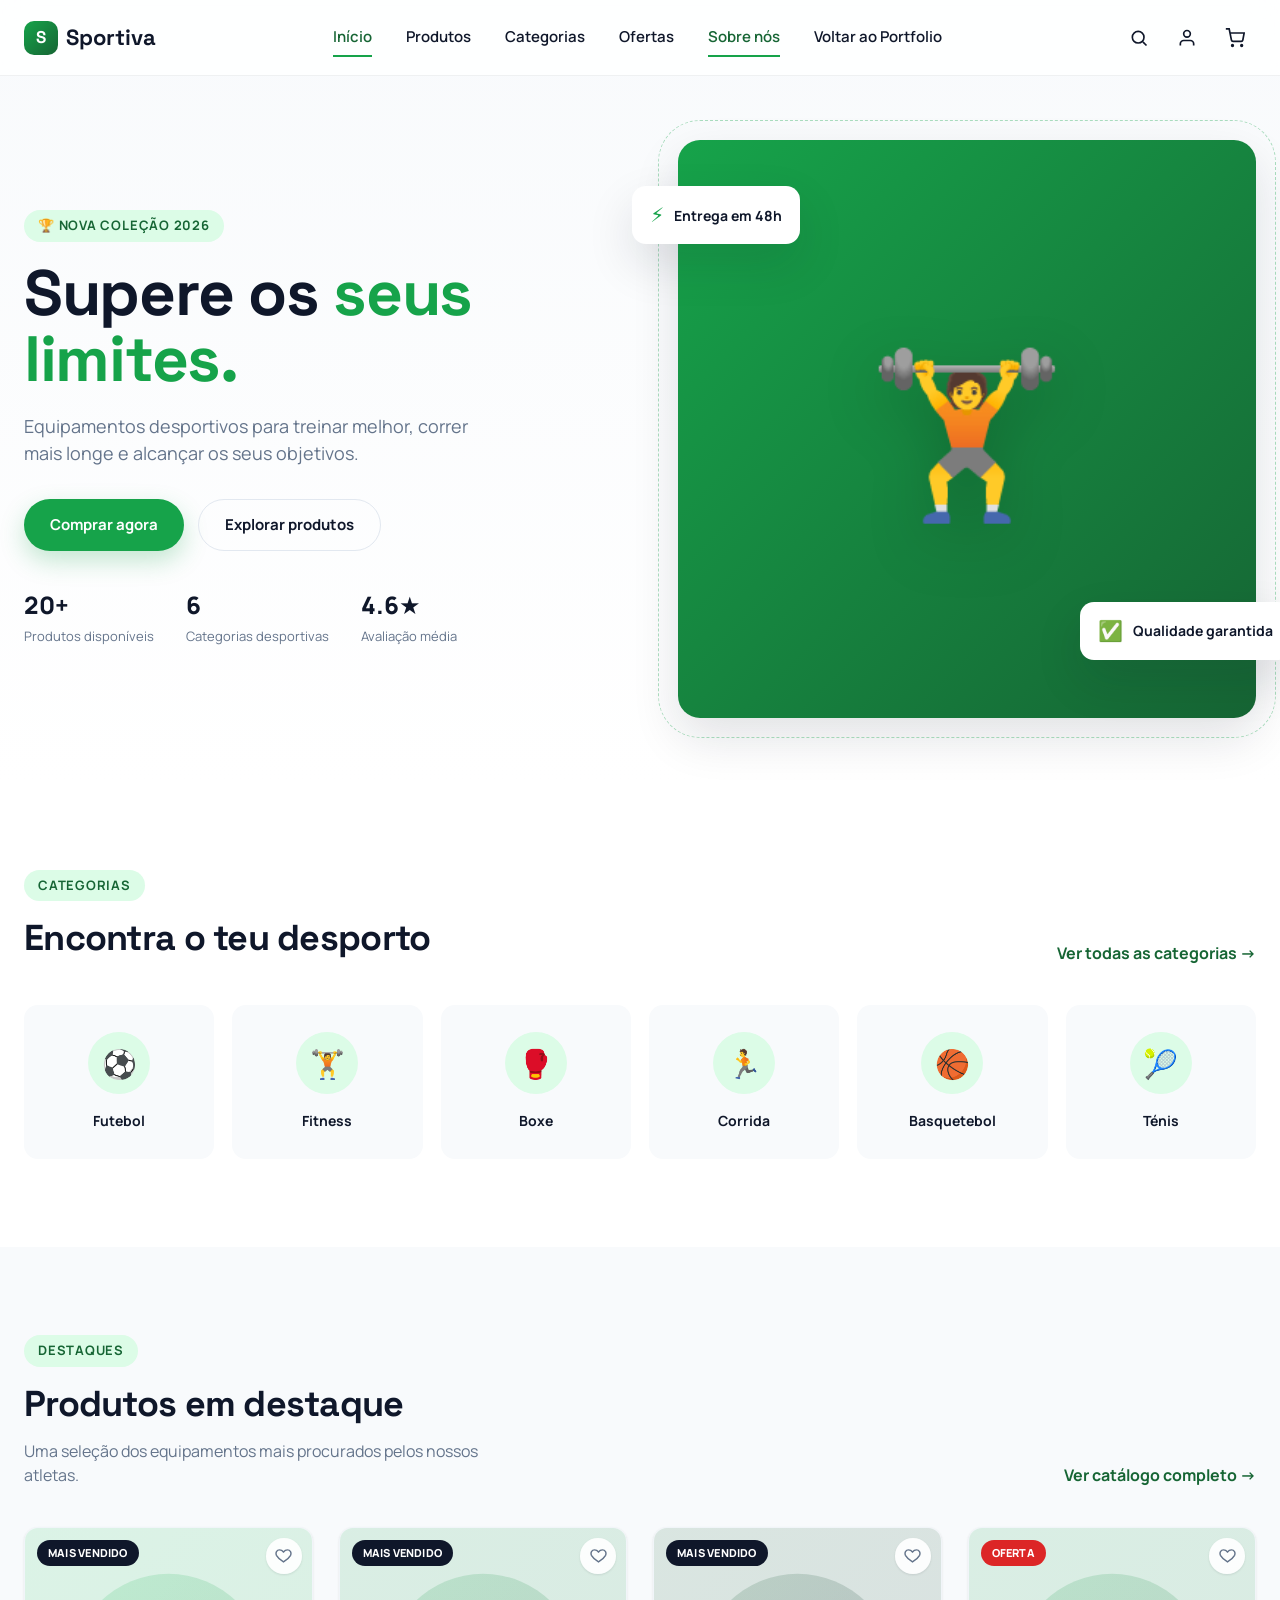
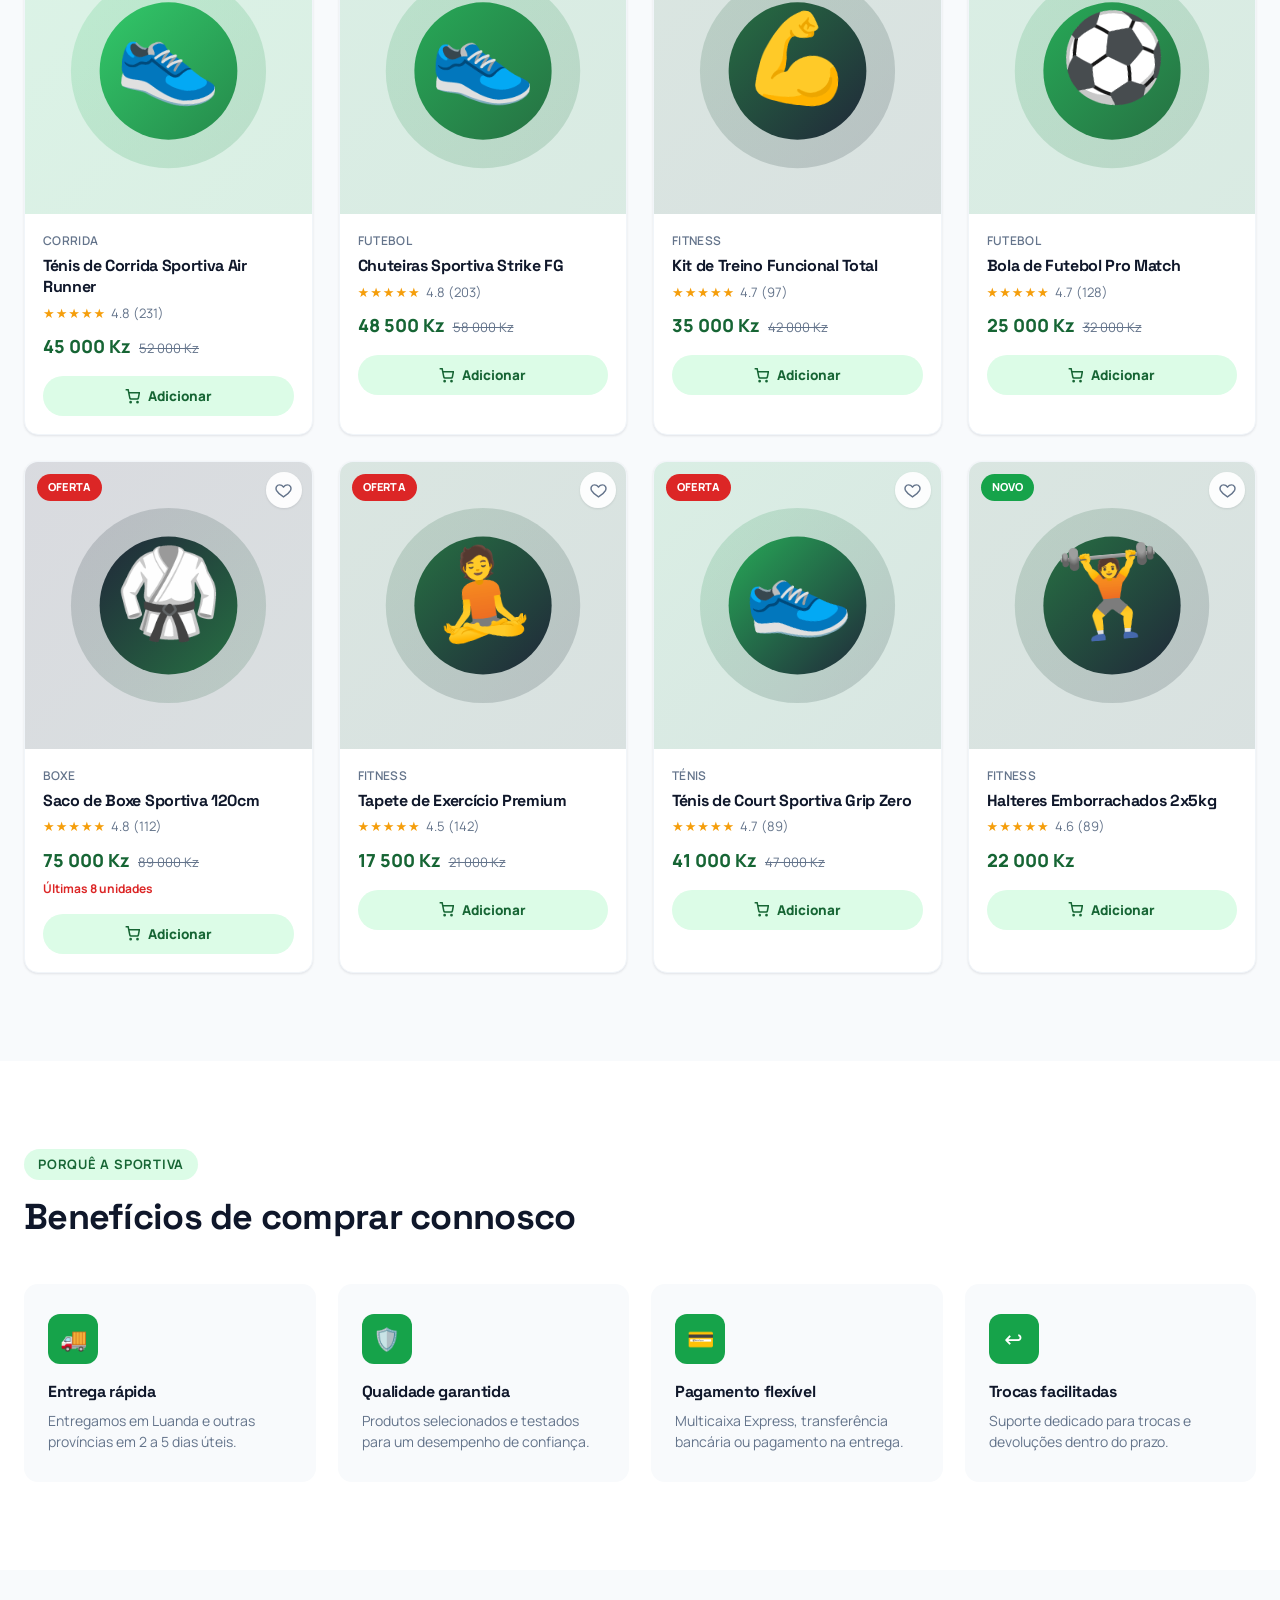
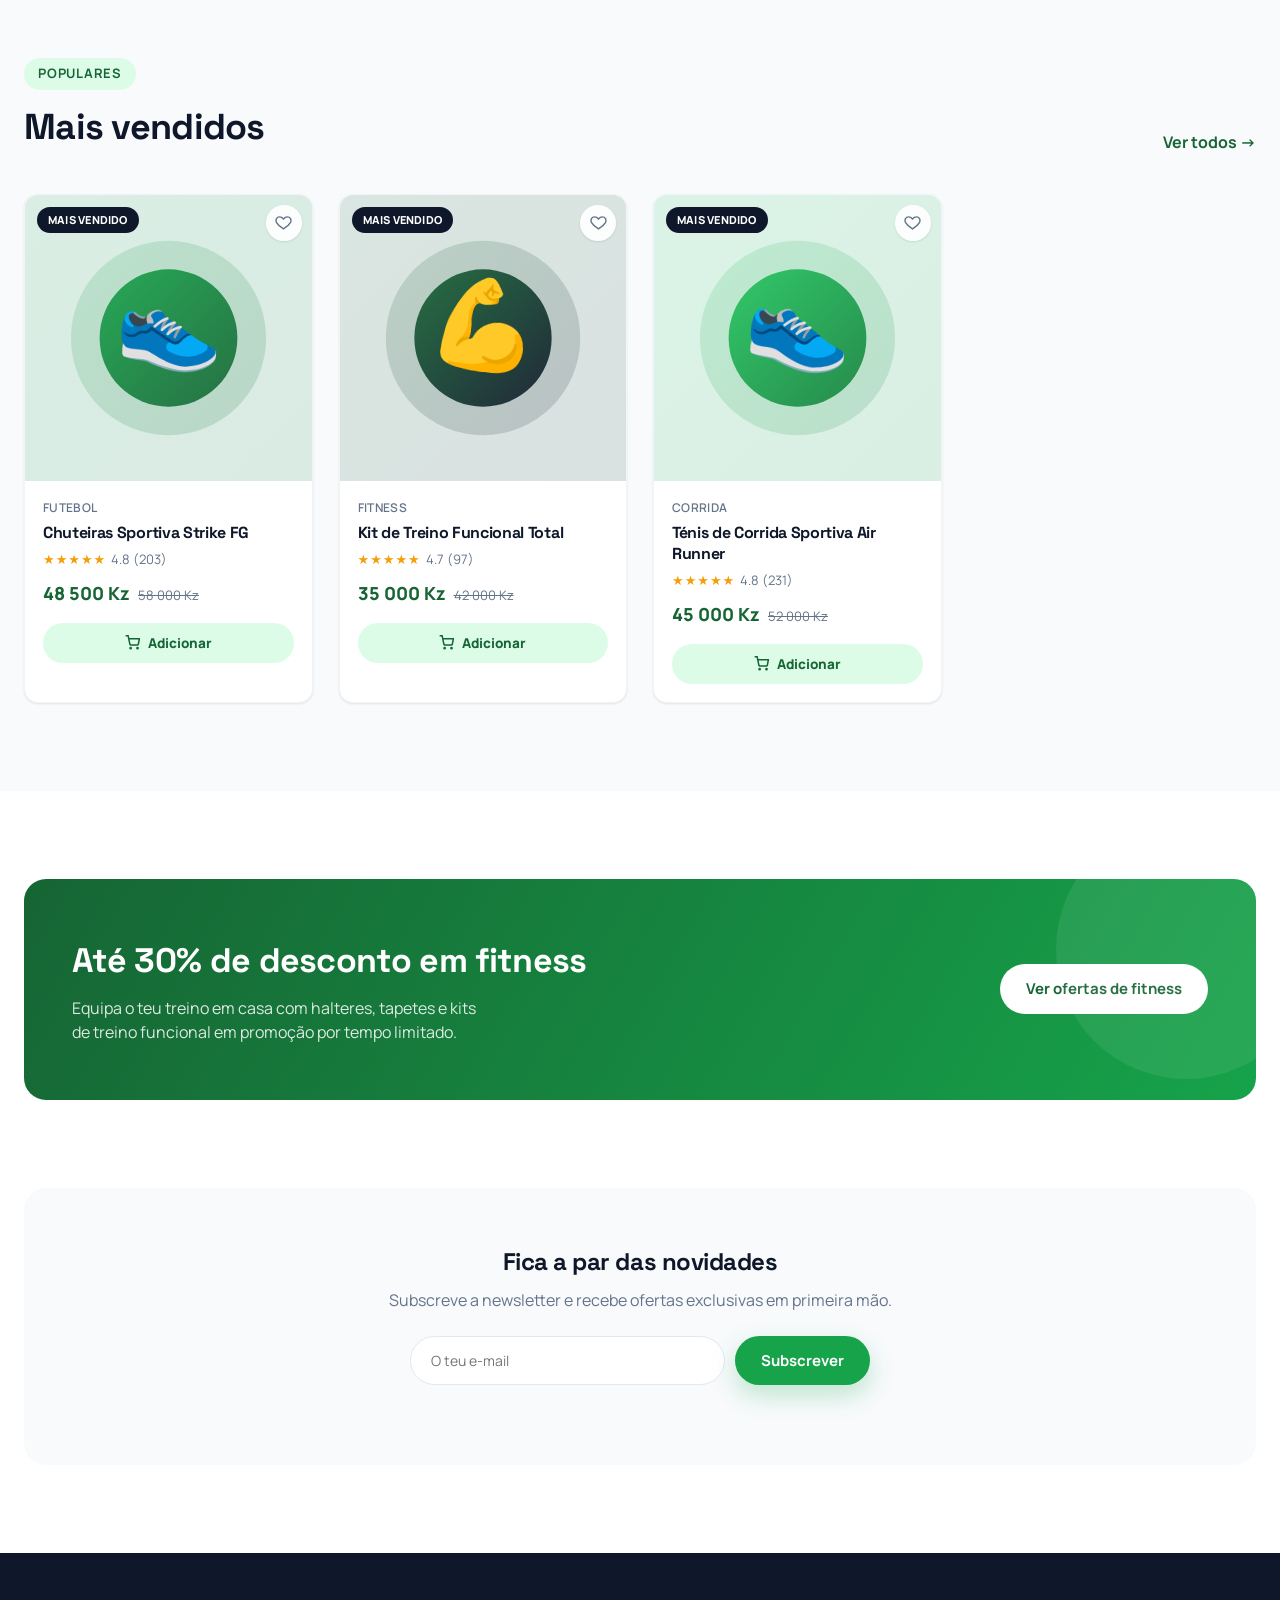
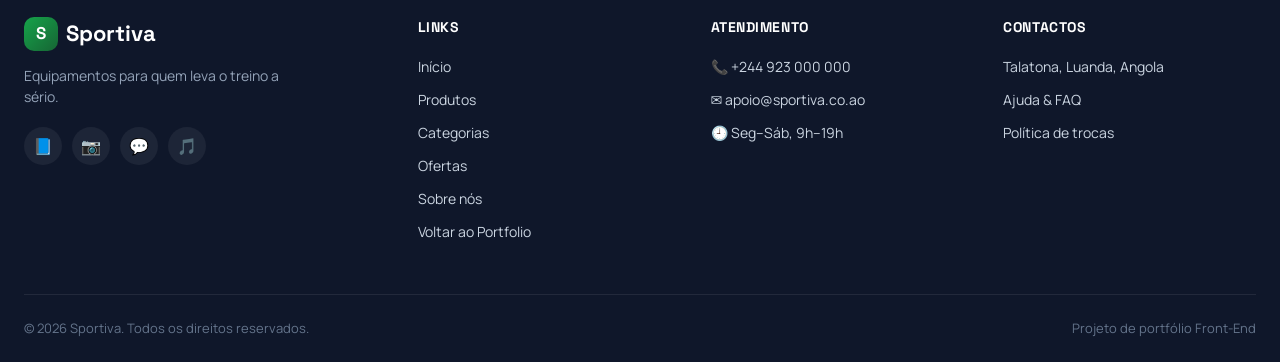
<file: index.html>
<!DOCTYPE html>
<html lang="pt">
<head>
<meta charset="UTF-8">
<meta name="viewport" content="width=device-width, initial-scale=1.0">
<title>Sportiva — Equipamentos desportivos para superar os teus limites</title>
<meta name="description" content="Loja online de equipamentos e acessórios desportivos: futebol, fitness, boxe, corrida, basquetebol e ténis.">
<link rel="preconnect" href="https://fonts.googleapis.com">
<link href="https://fonts.googleapis.com/css2?family=Manrope:wght@400;500;600;700;800&family=Space+Grotesk:wght@500;600;700;800&display=swap" rel="stylesheet">
<link rel="stylesheet" href="style.css">
</head>
<body>

<!-- NAVBAR -->
<header class="navbar">
  <div class="container">
    <a href="index.html" class="logo"><span class="logo-mark">S</span>Sportiva</a>
    <nav class="nav-links" aria-label="Navegação principal">
      <a href="index.html" class="active">Início</a>
      <a href="products.html">Produtos</a>
      <a href="products.html#categorias">Categorias</a>
      <a href="products.html?sort=price-asc">Ofertas</a>
      <a href="index.html#sobre">Sobre nós</a>
      <a href="https://david868224.github.io/David/" target="_blank">Voltar ao Portfolio</a>
    </nav>
    <div class="nav-actions">
      <button class="icon-btn" data-search-toggle aria-label="Pesquisar">
        <svg viewBox="0 0 24 24" fill="none" stroke="currentColor" stroke-width="2"><circle cx="11" cy="11" r="7"/><line x1="21" y1="21" x2="16.65" y2="16.65"/></svg>
      </button>
      <button class="icon-btn" data-user-toggle aria-label="Conta de utilizador">
        <svg viewBox="0 0 24 24" fill="none" stroke="currentColor" stroke-width="2"><path d="M20 21v-2a4 4 0 0 0-4-4H8a4 4 0 0 0-4 4v2"/><circle cx="12" cy="7" r="4"/></svg>
      </button>
      <a href="cart.html" class="icon-btn" aria-label="Carrinho de compras">
        <svg viewBox="0 0 24 24" fill="none" stroke="currentColor" stroke-width="2"><circle cx="9" cy="21" r="1"/><circle cx="20" cy="21" r="1"/><path d="M1 1h4l2.7 13.4a2 2 0 0 0 2 1.6h9.7a2 2 0 0 0 2-1.6L23 6H6"/></svg>
        <span class="cart-count">0</span>
      </a>
      <button class="hamburger" data-hamburger aria-label="Abrir menu">
        <svg viewBox="0 0 24 24" fill="none" stroke="currentColor" stroke-width="2"><line x1="3" y1="6" x2="21" y2="6"/><line x1="3" y1="12" x2="21" y2="12"/><line x1="3" y1="18" x2="21" y2="18"/></svg>
      </button>
    </div>
  </div>
</header>

<div class="search-flyout">
  <div class="container">
    <input type="search" placeholder="Pesquisar produtos… (ex: chuteiras, halteres)" aria-label="Pesquisar produtos">
  </div>
</div>

<nav class="mobile-menu" aria-label="Menu móvel">
  <a href="index.html">Início</a>
  <a href="products.html">Produtos</a>
  <a href="products.html#categorias">Categorias</a>
  <a href="products.html?sort=price-asc">Ofertas</a>
  <a href="index.html#sobre">Sobre nós</a>
  <a href="cart.html">Carrinho</a>
  <a href="https://david868224.github.io/David/" target="_blank">Voltar ao Portfolio</a>
</nav>

<!-- HERO -->
<section class="hero">
  <div class="container">
    <div class="hero-copy">
      <span class="eyebrow">🏆 Nova coleção 2026</span>
      <h1>Supere os <span class="accent">seus limites.</span></h1>
      <p>Equipamentos desportivos para treinar melhor, correr mais longe e alcançar os seus objetivos.</p>
      <div class="hero-actions">
        <a href="products.html" class="btn btn-primary">Comprar agora</a>
        <a href="products.html#categorias" class="btn btn-outline">Explorar produtos</a>
      </div>
      <div class="hero-stats">
        <div><strong>20+</strong><span>Produtos disponíveis</span></div>
        <div><strong>6</strong><span>Categorias desportivas</span></div>
        <div><strong>4.6★</strong><span>Avaliação média</span></div>
      </div>
    </div>
    <div class="hero-visual">
      <span class="hero-emoji">🏋️</span>
      <div class="floating-card fc-1"><span class="fc-icon">⚡</span> Entrega em 48h</div>
      <div class="floating-card fc-2"><span class="fc-icon">✅</span> Qualidade garantida</div>
    </div>
  </div>
</section>

<!-- CATEGORIAS -->
<section class="section" id="categorias">
  <div class="container">
    <div class="section-head">
      <div>
        <span class="eyebrow">Categorias</span>
        <h2>Encontra o teu desporto</h2>
      </div>
      <a href="products.html" class="link-more">Ver todas as categorias →</a>
    </div>
    <div class="cat-grid">
      <div class="cat-card" data-category-link="futebol"><div class="cat-emoji">⚽</div><span>Futebol</span></div>
      <div class="cat-card" data-category-link="fitness"><div class="cat-emoji">🏋️</div><span>Fitness</span></div>
      <div class="cat-card" data-category-link="boxe"><div class="cat-emoji">🥊</div><span>Boxe</span></div>
      <div class="cat-card" data-category-link="corrida"><div class="cat-emoji">🏃</div><span>Corrida</span></div>
      <div class="cat-card" data-category-link="basquetebol"><div class="cat-emoji">🏀</div><span>Basquetebol</span></div>
      <div class="cat-card" data-category-link="tenis"><div class="cat-emoji">🎾</div><span>Ténis</span></div>
    </div>
  </div>
</section>

<!-- PRODUTOS EM DESTAQUE -->
<section class="section" style="background:var(--bg-soft);">
  <div class="container">
    <div class="section-head">
      <div>
        <span class="eyebrow">Destaques</span>
        <h2>Produtos em destaque</h2>
        <p>Uma seleção dos equipamentos mais procurados pelos nossos atletas.</p>
      </div>
      <a href="products.html" class="link-more">Ver catálogo completo →</a>
    </div>
    <div class="product-grid" id="featured-products"></div>
  </div>
</section>

<!-- BENEFÍCIOS -->
<section class="section">
  <div class="container">
    <div class="section-head">
      <div>
        <span class="eyebrow">Porquê a Sportiva</span>
        <h2>Benefícios de comprar connosco</h2>
      </div>
    </div>
    <div class="benefits-grid">
      <div class="benefit-card">
        <div class="benefit-icon">🚚</div>
        <h3>Entrega rápida</h3>
        <p>Entregamos em Luanda e outras províncias em 2 a 5 dias úteis.</p>
      </div>
      <div class="benefit-card">
        <div class="benefit-icon">🛡️</div>
        <h3>Qualidade garantida</h3>
        <p>Produtos selecionados e testados para um desempenho de confiança.</p>
      </div>
      <div class="benefit-card">
        <div class="benefit-icon">💳</div>
        <h3>Pagamento flexível</h3>
        <p>Multicaixa Express, transferência bancária ou pagamento na entrega.</p>
      </div>
      <div class="benefit-card">
        <div class="benefit-icon">↩️</div>
        <h3>Trocas facilitadas</h3>
        <p>Suporte dedicado para trocas e devoluções dentro do prazo.</p>
      </div>
    </div>
  </div>
</section>

<!-- MAIS VENDIDOS -->
<section class="section" style="background:var(--bg-soft);">
  <div class="container">
    <div class="section-head">
      <div>
        <span class="eyebrow">Populares</span>
        <h2>Mais vendidos</h2>
      </div>
      <a href="products.html" class="link-more">Ver todos →</a>
    </div>
    <div class="product-grid" id="bestseller-products"></div>
  </div>
</section>

<!-- BANNER PROMOCIONAL -->
<section class="section" id="sobre">
  <div class="container">
    <div class="promo-banner">
      <div>
        <h2>Até 30% de desconto em fitness</h2>
        <p>Equipa o teu treino em casa com halteres, tapetes e kits de treino funcional em promoção por tempo limitado.</p>
      </div>
      <a href="products.html?category=fitness" class="btn btn-primary">Ver ofertas de fitness</a>
    </div>
  </div>
</section>

<!-- NEWSLETTER -->
<section class="section" style="padding-top:0;">
  <div class="container">
    <div class="newsletter">
      <h2>Fica a par das novidades</h2>
      <p>Subscreve a newsletter e recebe ofertas exclusivas em primeira mão.</p>
      <form class="newsletter-form" id="newsletter-form">
        <input type="email" placeholder="O teu e-mail" required aria-label="E-mail para newsletter">
        <button type="submit" class="btn btn-primary">Subscrever</button>
      </form>
      <p class="form-msg"></p>
    </div>
  </div>
</section>

<!-- FOOTER -->
<footer class="site-footer">
  <div class="container">
    <div class="footer-grid">
      <div class="footer-brand">
        <a href="index.html" class="logo"><span class="logo-mark">S</span>Sportiva</a>
        <p>Equipamentos para quem leva o treino a sério.</p>
        <div class="footer-social">
          <a href="#" aria-label="Facebook">📘</a>
          <a href="#" aria-label="Instagram">📷</a>
          <a href="#" aria-label="WhatsApp">💬</a>
          <a href="#" aria-label="TikTok">🎵</a>
        </div>
      </div>
      <div class="footer-col">
        <h4>Links</h4>
        <ul>
          <li><a href="index.html">Início</a></li>
          <li><a href="products.html">Produtos</a></li>
          <li><a href="products.html#categorias">Categorias</a></li>
          <li><a href="products.html?sort=price-asc">Ofertas</a></li>
          <li><a href="index.html#sobre">Sobre nós</a></li>
          <li><a href="https://david868224.github.io/David/" target="_blank">Voltar ao Portfolio</a></li>
        </ul>
      </div>
      <div class="footer-col">
        <h4>Atendimento</h4>
        <ul>
          <li>📞 +244 923 000 000</li>
          <li>✉️ apoio@sportiva.co.ao</li>
          <li>🕘 Seg–Sáb, 9h–19h</li>
        </ul>
      </div>
      <div class="footer-col">
        <h4>Contactos</h4>
        <ul>
          <li>Talatona, Luanda, Angola</li>
          <li><a href="#">Ajuda &amp; FAQ</a></li>
          <li><a href="#">Política de trocas</a></li>
        </ul>
      </div>
    </div>
    <div class="footer-bottom">
      <span>© 2026 Sportiva. Todos os direitos reservados.</span>
      <span>Projeto de portfólio Front-End</span>
    </div>
  </div>
</footer>

<script src="products.js"></script>
<script src="cart.js"></script>
<script src="app.js"></script>
</body>
</html>
</file>
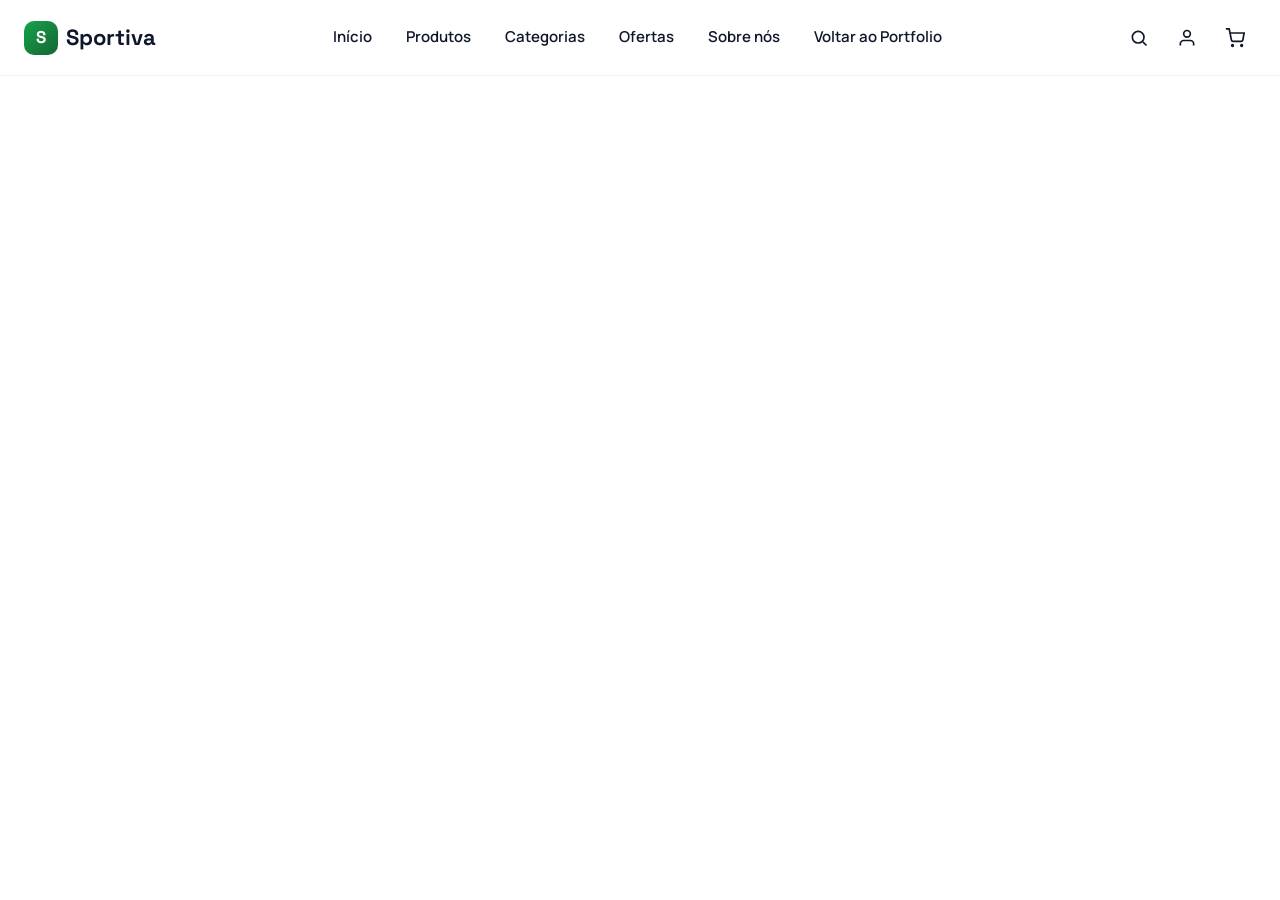
<file: cart.html>
<!DOCTYPE html>
<html lang="pt">
<head>
<meta charset="UTF-8">
<meta name="viewport" content="width=device-width, initial-scale=1.0">
<title>Carrinho — Sportiva</title>
<link rel="preconnect" href="https://fonts.googleapis.com">
<link href="https://fonts.googleapis.com/css2?family=Manrope:wght@400;500;600;700;800&family=Space+Grotesk:wght@500;600;700;800&display=swap" rel="stylesheet">
<link rel="stylesheet" href="style.css">
</head>
<body>

<header class="navbar">
  <div class="container">
    <a href="index.html" class="logo"><span class="logo-mark">S</span>Sportiva</a>
    <nav class="nav-links" aria-label="Navegação principal">
      <a href="index.html">Início</a>
      <a href="products.html">Produtos</a>
      <a href="products.html#categorias">Categorias</a>
      <a href="products.html?sort=price-asc">Ofertas</a>
      <a href="index.html#sobre">Sobre nós</a>
      <a href="https://david868224.github.io/David/" target="_blank">Voltar ao Portfolio</a>
    </nav>
    <div class="nav-actions">
      <button class="icon-btn" data-search-toggle aria-label="Pesquisar">
        <svg viewBox="0 0 24 24" fill="none" stroke="currentColor" stroke-width="2"><circle cx="11" cy="11" r="7"/><line x1="21" y1="21" x2="16.65" y2="16.65"/></svg>
      </button>
      <button class="icon-btn" data-user-toggle aria-label="Conta de utilizador">
        <svg viewBox="0 0 24 24" fill="none" stroke="currentColor" stroke-width="2"><path d="M20 21v-2a4 4 0 0 0-4-4H8a4 4 0 0 0-4 4v2"/><circle cx="12" cy="7" r="4"/></svg>
      </button>
      <a href="cart.html" class="icon-btn" aria-label="Carrinho de compras">
        <svg viewBox="0 0 24 24" fill="none" stroke="currentColor" stroke-width="2"><circle cx="9" cy="21" r="1"/><circle cx="20" cy="21" r="1"/><path d="M1 1h4l2.7 13.4a2 2 0 0 0 2 1.6h9.7a2 2 0 0 0 2-1.6L23 6H6"/></svg>
        <span class="cart-count">0</span>
      </a>
      <button class="hamburger" data-hamburger aria-label="Abrir menu">
        <svg viewBox="0 0 24 24" fill="none" stroke="currentColor" stroke-width="2"><line x1="3" y1="6" x2="21" y2="6"/><line x1="3" y1="12" x2="21" y2="12"/><line x1="3" y1="18" x2="21" y2="18"/></svg>
      </button>
    </div>
  </div>
</header>

<div class="search-flyout">
  <div class="container">
    <input type="search" placeholder="Pesquisar produtos…" aria-label="Pesquisar produtos">
  </div>
</div>

<nav class="mobile-menu" aria-label="Menu móvel">
  <a href="index.html">Início</a>
  <a href="products.html">Produtos</a>
  <a href="products.html#categorias">Categorias</a>
  <a href="products.html?sort=price-asc">Ofertas</a>
  <a href="index.html#sobre">Sobre nós</a>
  <a href="cart.html">Carrinho</a>
  <a href="https://david868224.github.io/David/" target="_blank">Voltar ao Portfolio</a>

<div class="container">
  <div class="breadcrumbs">
    <a href="index.html">Início</a><span class="sep">/</span><span class="current">Carrinho</span>
  </div>
</div>

<div class="container products-page-head">
  <h1>O teu carrinho</h1>
  <p>Revê os produtos escolhidos antes de avançar para o checkout.</p>
</div>

<div class="container cart-layout">
  <div class="cart-items" id="cart-items"></div>

  <div class="cart-empty" id="cart-empty" style="display:none;">
    <div class="empty-emoji">🛒</div>
    <h2>O teu carrinho está vazio</h2>
    <p>Explora o catálogo e encontra o equipamento ideal para o teu treino.</p>
    <a href="products.html" class="btn btn-primary">Explorar produtos</a>
  </div>

  <aside class="summary-card" id="cart-summary">
    <h3>Resumo da compra</h3>
    <div class="summary-row"><span>Subtotal</span><span id="summary-subtotal">0 Kz</span></div>
    <div class="summary-row"><span>Entrega</span><span id="summary-shipping">0 Kz</span></div>
    <div class="summary-row total"><span>Total</span><span id="summary-total">0 Kz</span></div>
    <a href="checkout.html" class="btn btn-primary btn-block">Continuar para pagamento</a>
    <a href="#" class="clear-cart-link" id="clear-cart-link">Limpar carrinho</a>
  </aside>
</div>

<footer class="site-footer">
  <div class="container">
    <div class="footer-grid">
      <div class="footer-brand">
        <a href="index.html" class="logo"><span class="logo-mark">S</span>Sportiva</a>
        <p>Equipamentos para quem leva o treino a sério.</p>
        <div class="footer-social">
          <a href="#" aria-label="Facebook">📘</a>
          <a href="#" aria-label="Instagram">📷</a>
          <a href="#" aria-label="WhatsApp">💬</a>
          <a href="#" aria-label="TikTok">🎵</a>
        </div>
      </div>
      <div class="footer-col">
        <h4>Links</h4>
        <ul>
          <li><a href="index.html">Início</a></li>
          <li><a href="products.html">Produtos</a></li>
          <li><a href="products.html#categorias">Categorias</a></li>
          <li><a href="products.html?sort=price-asc">Ofertas</a></li>
          <li><a href="index.html#sobre">Sobre nós</a></li>
          <li><a href="https://david868224.github.io/David/" target="_blank">Voltar ao Portfolio</a></li>
      </div>
      <div class="footer-col">
        <h4>Atendimento</h4>
        <ul>
          <li>📞 +244 923 000 000</li>
          <li>✉️ apoio@sportiva.co.ao</li>
          <li>🕘 Seg–Sáb, 9h–19h</li>
        </ul>
      </div>
      <div class="footer-col">
        <h4>Contactos</h4>
        <ul>
          <li>Talatona, Luanda, Angola</li>
          <li><a href="#">Ajuda &amp; FAQ</a></li>
          <li><a href="#">Política de trocas</a></li>
        </ul>
      </div>
    </div>
    <div class="footer-bottom">
      <span>© 2026 Sportiva. Todos os direitos reservados.</span>
      <span>Projeto de portfólio Front-End</span>
    </div>
  </div>
</footer>

<script src="products.js"></script>
<script src="cart.js"></script>
<script src="app.js"></script>
</body>
</html>
</file>
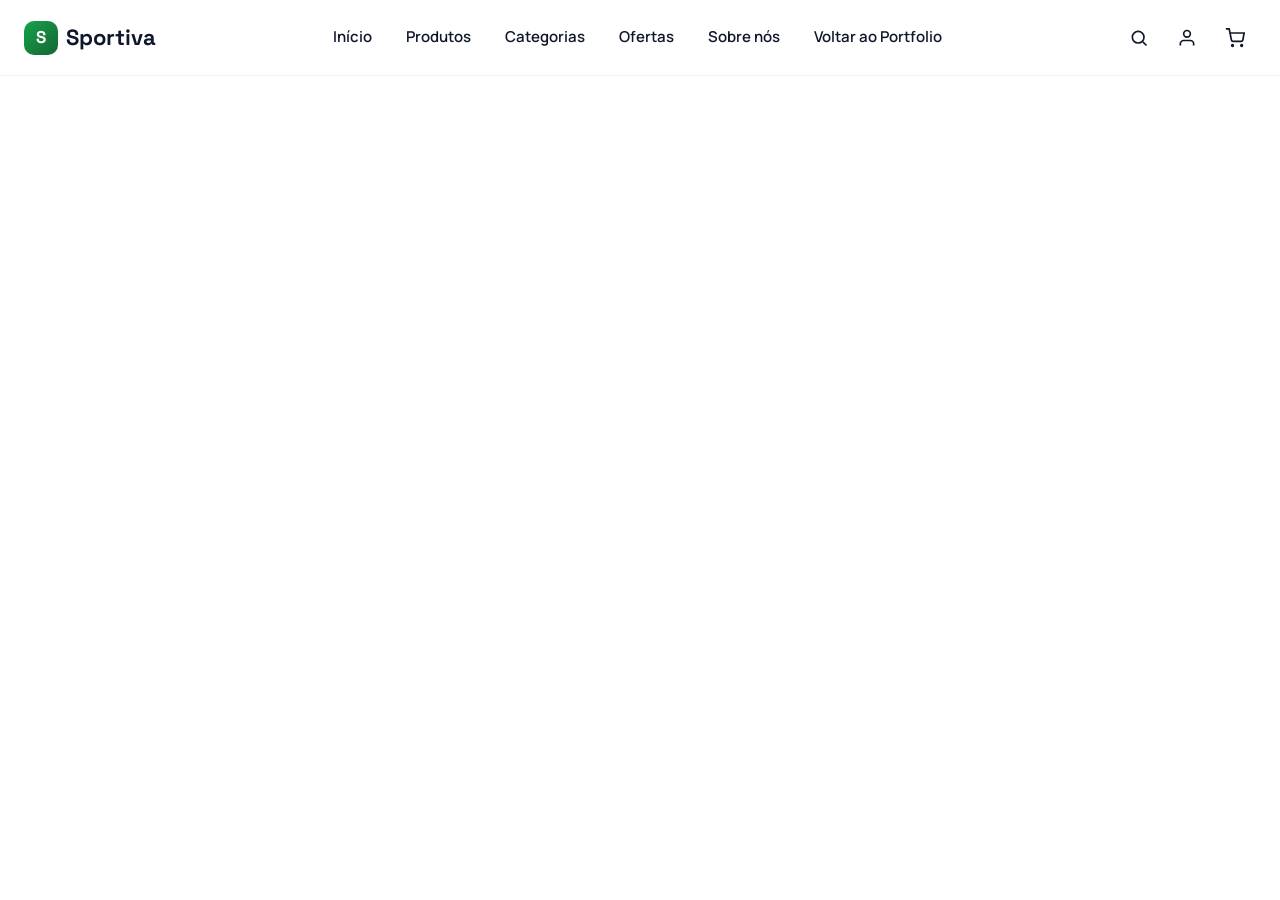
<file: checkout.html>
<!DOCTYPE html>
<html lang="pt">
<head>
<meta charset="UTF-8">
<meta name="viewport" content="width=device-width, initial-scale=1.0">
<title>Checkout — Sportiva</title>
<link rel="preconnect" href="https://fonts.googleapis.com">
<link href="https://fonts.googleapis.com/css2?family=Manrope:wght@400;500;600;700;800&family=Space+Grotesk:wght@500;600;700;800&display=swap" rel="stylesheet">
<link rel="stylesheet" href="style.css">
</head>
<body>

<header class="navbar">
  <div class="container">
    <a href="index.html" class="logo"><span class="logo-mark">S</span>Sportiva</a>
    <nav class="nav-links" aria-label="Navegação principal">
      <a href="index.html">Início</a>
      <a href="products.html">Produtos</a>
      <a href="products.html#categorias">Categorias</a>
      <a href="products.html?sort=price-asc">Ofertas</a>
      <a href="index.html#sobre">Sobre nós</a>
      <a href="https://david868224.github.io/David/" target="_blank">Voltar ao Portfolio</a>
    </nav>
    <div class="nav-actions">
      <a href="cart.html" class="icon-btn" aria-label="Carrinho de compras">
        <svg viewBox="0 0 24 24" fill="none" stroke="currentColor" stroke-width="2"><circle cx="9" cy="21" r="1"/><circle cx="20" cy="21" r="1"/><path d="M1 1h4l2.7 13.4a2 2 0 0 0 2 1.6h9.7a2 2 0 0 0 2-1.6L23 6H6"/></svg>
        <span class="cart-count">0</span>
      </a>
      <button class="hamburger" data-hamburger aria-label="Abrir menu">
        <svg viewBox="0 0 24 24" fill="none" stroke="currentColor" stroke-width="2"><line x1="3" y1="6" x2="21" y2="6"/><line x1="3" y1="12" x2="21" y2="12"/><line x1="3" y1="18" x2="21" y2="18"/></svg>
      </button>
    </div>
  </div>
</header>

<nav class="mobile-menu" aria-label="Menu móvel">
  <a href="index.html">Início</a>
  <a href="products.html">Produtos</a>
  <a href="cart.html">Carrinho</a>
  <a href="https://david868224.github.io/David/" target="_blank">Voltar ao Portfolio</a>

<div class="container">
  <div class="breadcrumbs">
    <a href="index.html">Início</a><span class="sep">/</span>
    <a href="cart.html">Carrinho</a><span class="sep">/</span>
    <span class="current">Checkout</span>
  </div>
</div>

<div class="container" id="checkout-stepper">
  <div class="checkout-progress">
    <div class="progress-step active"><div class="dot">1</div><span class="label">Carrinho</span><div class="line"></div></div>
    <div class="progress-step"><div class="dot">2</div><span class="label">Dados</span><div class="line"></div></div>
    <div class="progress-step"><div class="dot">3</div><span class="label">Pagamento</span><div class="line"></div></div>
    <div class="progress-step"><div class="dot">4</div><span class="label">Confirmação</span></div>
  </div>

  <div class="checkout-layout">
    <div>
      <!-- STEP 1: CARRINHO -->
      <div class="checkout-step" id="checkout-step-1">
        <div class="checkout-panel">
          <h2>Resumo do carrinho</h2>
          <div id="checkout-cart-summary"></div>
          <div class="checkout-nav">
            <a href="cart.html" class="btn btn-outline">← Voltar ao carrinho</a>
            <button class="btn btn-primary" id="to-step-2">Continuar para pagamento</button>
          </div>
        </div>
      </div>

      <!-- STEP 2: DADOS DO CLIENTE -->
      <div class="checkout-step" id="checkout-step-2" style="display:none;">
        <div class="checkout-panel">
          <h2>Dados do cliente</h2>
          <form id="customer-form" novalidate>
            <div class="form-grid">
              <div class="form-field full">
                <label for="cf-name">Nome completo</label>
                <input type="text" id="cf-name" placeholder="Ex: Ana Maria dos Santos">
                <span class="field-error" id="cf-name-error"></span>
              </div>
              <div class="form-field">
                <label for="cf-phone">Número de telefone</label>
                <input type="tel" id="cf-phone" placeholder="Ex: 923 000 000">
                <span class="field-error" id="cf-phone-error"></span>
              </div>
              <div class="form-field">
                <label for="cf-email">E-mail</label>
                <input type="email" id="cf-email" placeholder="Ex: ana@email.com">
                <span class="field-error" id="cf-email-error"></span>
              </div>
              <div class="form-field">
                <label for="cf-province">Província</label>
                <select id="cf-province">
                  <option value="">Selecionar…</option>
                  <option>Luanda</option>
                  <option>Benguela</option>
                  <option>Huíla</option>
                  <option>Huambo</option>
                  <option>Cabinda</option>
                  <option>Bié</option>
                  <option>Malanje</option>
                  <option>Namibe</option>
                  <option>Uíge</option>
                  <option>Outra</option>
                </select>
                <span class="field-error" id="cf-province-error"></span>
              </div>
              <div class="form-field">
                <label for="cf-municipality">Município</label>
                <input type="text" id="cf-municipality" placeholder="Ex: Talatona">
                <span class="field-error" id="cf-municipality-error"></span>
              </div>
              <div class="form-field full">
                <label for="cf-address">Endereço de entrega</label>
                <input type="text" id="cf-address" placeholder="Rua, número, bairro, referência">
                <span class="field-error" id="cf-address-error"></span>
              </div>
            </div>
            <div class="checkout-nav">
              <button type="button" class="btn btn-outline" id="back-to-1">← Voltar</button>
              <button type="submit" class="btn btn-primary">Continuar para pagamento</button>
            </div>
          </form>
        </div>
      </div>

      <!-- STEP 3: PAGAMENTO -->
      <div class="checkout-step" id="checkout-step-3" style="display:none;">
        <div class="checkout-panel">
          <h2>Método de pagamento</h2>
          <div class="payment-options">
            <label class="payment-opt" data-payment="multicaixa">
              <input type="radio" name="payment">
              <span class="p-icon">💳</span>
              <span><span class="p-name">Multicaixa Express</span><br><span class="p-desc">Pagamento instantâneo via referência</span></span>
            </label>
            <label class="payment-opt" data-payment="transferencia">
              <input type="radio" name="payment">
              <span class="p-icon">🏦</span>
              <span><span class="p-name">Transferência bancária</span><br><span class="p-desc">Confirmação em até 24h úteis</span></span>
            </label>
            <label class="payment-opt" data-payment="entrega">
              <input type="radio" name="payment">
              <span class="p-icon">📦</span>
              <span><span class="p-name">Pagamento na entrega</span><br><span class="p-desc">Paga em dinheiro ao receber</span></span>
            </label>
          </div>
          <p style="font-size:12.5px;color:var(--text-secondary);margin-top:16px;">Este é um checkout de demonstração — nenhum pagamento real é processado.</p>
          <div class="checkout-nav">
            <button type="button" class="btn btn-outline" id="back-to-2">← Voltar</button>
            <button type="button" class="btn btn-primary" id="to-confirm" disabled>Finalizar pedido</button>
          </div>
        </div>
      </div>
    </div>

    <aside class="summary-card">
      <h3>Resumo</h3>
      <div class="summary-row"><span>Subtotal</span><span class="co-subtotal">0 Kz</span></div>
      <div class="summary-row"><span>Entrega</span><span class="co-shipping">0 Kz</span></div>
      <div class="summary-row total"><span>Total</span><span class="co-total">0 Kz</span></div>
      <div id="review-summary" style="margin-top:16px;"></div>
    </aside>
  </div>
</div>

<footer class="site-footer">
  <div class="container">
    <div class="footer-bottom" style="border-top:none;padding-top:0;">
      <span>© 2026 Sportiva. Todos os direitos reservados.</span>
      <span>Projeto de portfólio Front-End</span>
    </div>
  </div>
</footer>

<script src="products.js"></script>
<script src="cart.js"></script>
<script src="app.js"></script>
</body>
</html>
</file>
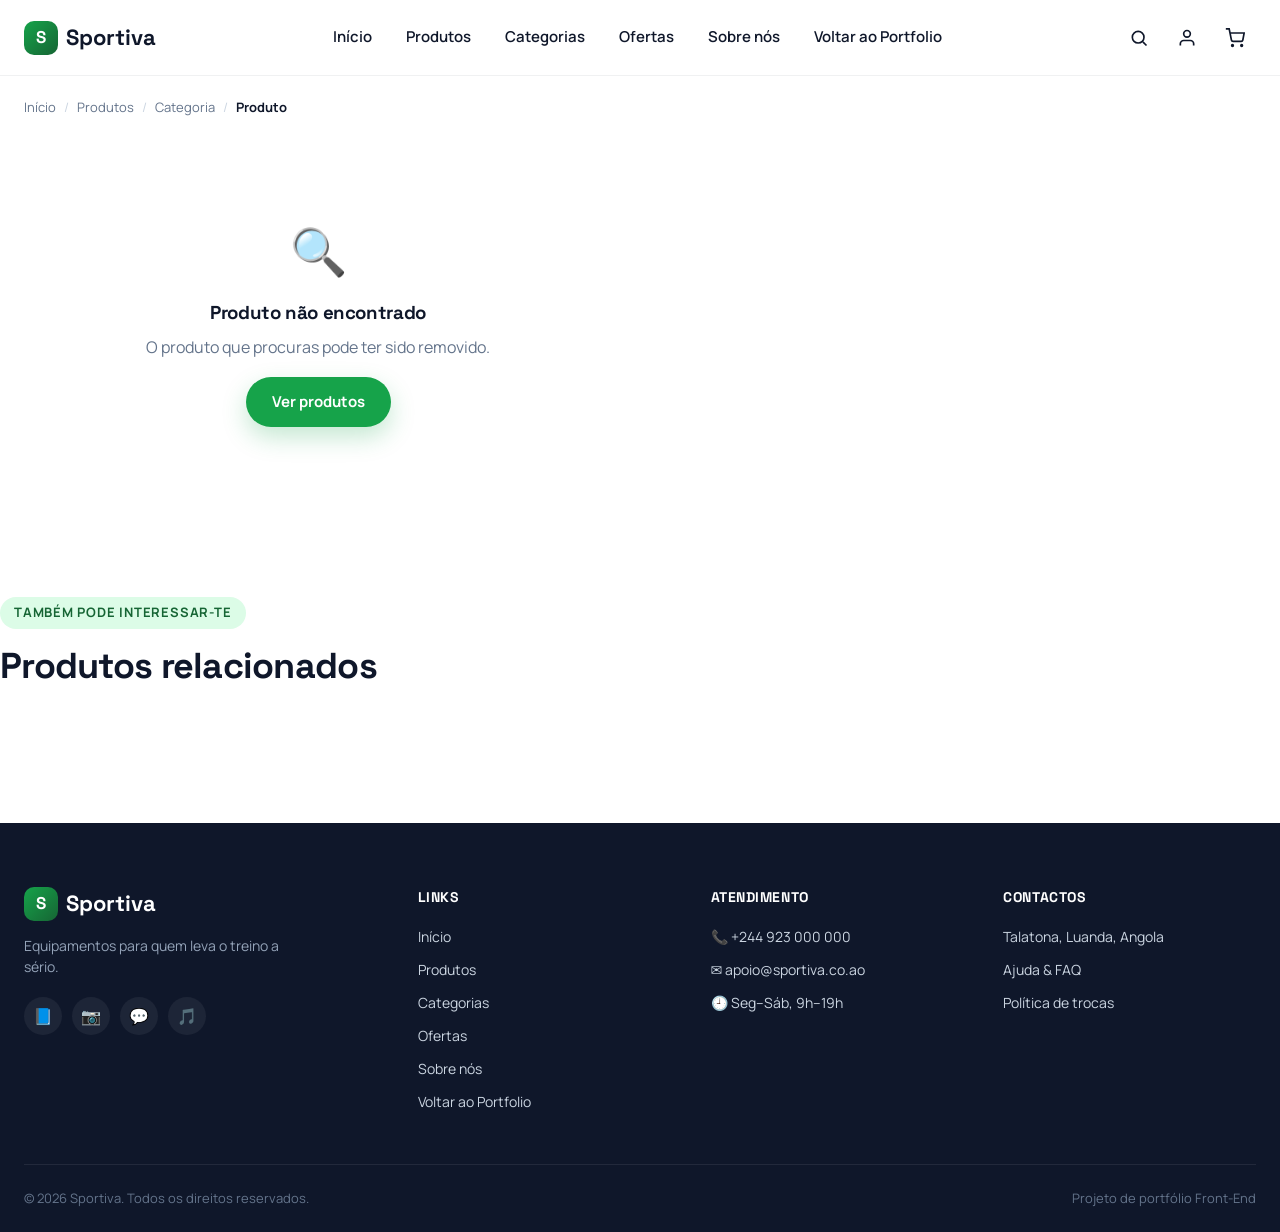
<file: product.html>
<!DOCTYPE html>
<html lang="pt">
<head>
<meta charset="UTF-8">
<meta name="viewport" content="width=device-width, initial-scale=1.0">
<title>Produto — Sportiva</title>
<link rel="preconnect" href="https://fonts.googleapis.com">
<link href="https://fonts.googleapis.com/css2?family=Manrope:wght@400;500;600;700;800&family=Space+Grotesk:wght@500;600;700;800&display=swap" rel="stylesheet">
<link rel="stylesheet" href="style.css">
</head>
<body>

<header class="navbar">
  <div class="container">
    <a href="index.html" class="logo"><span class="logo-mark">S</span>Sportiva</a>
    <nav class="nav-links" aria-label="Navegação principal">
      <a href="index.html">Início</a>
      <a href="products.html">Produtos</a>
      <a href="products.html#categorias">Categorias</a>
      <a href="products.html?sort=price-asc">Ofertas</a>
      <a href="index.html#sobre">Sobre nós</a>
      <a href="https://david868224.github.io/David/" target="_blank">Voltar ao Portfolio</a>
    </nav>
    <div class="nav-actions">
      <button class="icon-btn" data-search-toggle aria-label="Pesquisar">
        <svg viewBox="0 0 24 24" fill="none" stroke="currentColor" stroke-width="2"><circle cx="11" cy="11" r="7"/><line x1="21" y1="21" x2="16.65" y2="16.65"/></svg>
      </button>
      <button class="icon-btn" data-user-toggle aria-label="Conta de utilizador">
        <svg viewBox="0 0 24 24" fill="none" stroke="currentColor" stroke-width="2"><path d="M20 21v-2a4 4 0 0 0-4-4H8a4 4 0 0 0-4 4v2"/><circle cx="12" cy="7" r="4"/></svg>
      </button>
      <a href="cart.html" class="icon-btn" aria-label="Carrinho de compras">
        <svg viewBox="0 0 24 24" fill="none" stroke="currentColor" stroke-width="2"><circle cx="9" cy="21" r="1"/><circle cx="20" cy="21" r="1"/><path d="M1 1h4l2.7 13.4a2 2 0 0 0 2 1.6h9.7a2 2 0 0 0 2-1.6L23 6H6"/></svg>
        <span class="cart-count">0</span>
      </a>
      <button class="hamburger" data-hamburger aria-label="Abrir menu">
        <svg viewBox="0 0 24 24" fill="none" stroke="currentColor" stroke-width="2"><line x1="3" y1="6" x2="21" y2="6"/><line x1="3" y1="12" x2="21" y2="12"/><line x1="3" y1="18" x2="21" y2="18"/></svg>
      </button>
    </div>
  </div>
</header>

<div class="search-flyout">
  <div class="container">
    <input type="search" placeholder="Pesquisar produtos…" aria-label="Pesquisar produtos">
  </div>
</div>

<nav class="mobile-menu" aria-label="Menu móvel">
  <a href="index.html">Início</a>
  <a href="products.html">Produtos</a>
  <a href="products.html#categorias">Categorias</a>
  <a href="products.html?sort=price-asc">Ofertas</a>
  <a href="index.html#sobre">Sobre nós</a>
  <a href="cart.html">Carrinho</a>
  <a href="https://david868224.github.io/David/" target="_blank">Voltar ao Portfolio</a>
</nav>

<div class="container">
  <div class="breadcrumbs">
    <a href="index.html">Início</a><span class="sep">/</span>
    <a href="products.html">Produtos</a><span class="sep">/</span>
    <a href="products.html" id="breadcrumb-cat">Categoria</a><span class="sep">/</span>
    <span class="current" id="breadcrumb-current">Produto</span>
  </div>
</div>

<div class="container product-detail" id="product-detail-wrap"></div>

<section class="container related-section" id="related-section">
  <div class="section-head">
    <div>
      <span class="eyebrow">Também pode interessar-te</span>
      <h2>Produtos relacionados</h2>
    </div>
  </div>
  <div class="product-grid" id="related-products"></div>
</section>

<footer class="site-footer">
  <div class="container">
    <div class="footer-grid">
      <div class="footer-brand">
        <a href="index.html" class="logo"><span class="logo-mark">S</span>Sportiva</a>
        <p>Equipamentos para quem leva o treino a sério.</p>
        <div class="footer-social">
          <a href="#" aria-label="Facebook">📘</a>
          <a href="#" aria-label="Instagram">📷</a>
          <a href="#" aria-label="WhatsApp">💬</a>
          <a href="#" aria-label="TikTok">🎵</a>
        </div>
      </div>
      <div class="footer-col">
        <h4>Links</h4>
        <ul>
          <li><a href="index.html">Início</a></li>
          <li><a href="products.html">Produtos</a></li>
          <li><a href="products.html#categorias">Categorias</a></li>
          <li><a href="products.html?sort=price-asc">Ofertas</a></li>
          <li><a href="index.html#sobre">Sobre nós</a></li>
          <li><a href="https://david868224.github.io/David/" target="_blank">Voltar ao Portfolio</a></li>
        </ul>
      </div>
      <div class="footer-col">
        <h4>Atendimento</h4>
        <ul>
          <li>📞 +244 923 000 000</li>
          <li>✉️ apoio@sportiva.co.ao</li>
          <li>🕘 Seg–Sáb, 9h–19h</li>
        </ul>
      </div>
      <div class="footer-col">
        <h4>Contactos</h4>
        <ul>
          <li>Talatona, Luanda, Angola</li>
          <li><a href="#">Ajuda &amp; FAQ</a></li>
          <li><a href="#">Política de trocas</a></li>
        </ul>
      </div>
    </div>
    <div class="footer-bottom">
      <span>© 2026 Sportiva. Todos os direitos reservados.</span>
      <span>Projeto de portfólio Front-End</span>
    </div>
  </div>
</footer>

<script src="products.js"></script>
<script src="cart.js"></script>
<script src="app.js"></script>
</body>
</html>
</file>
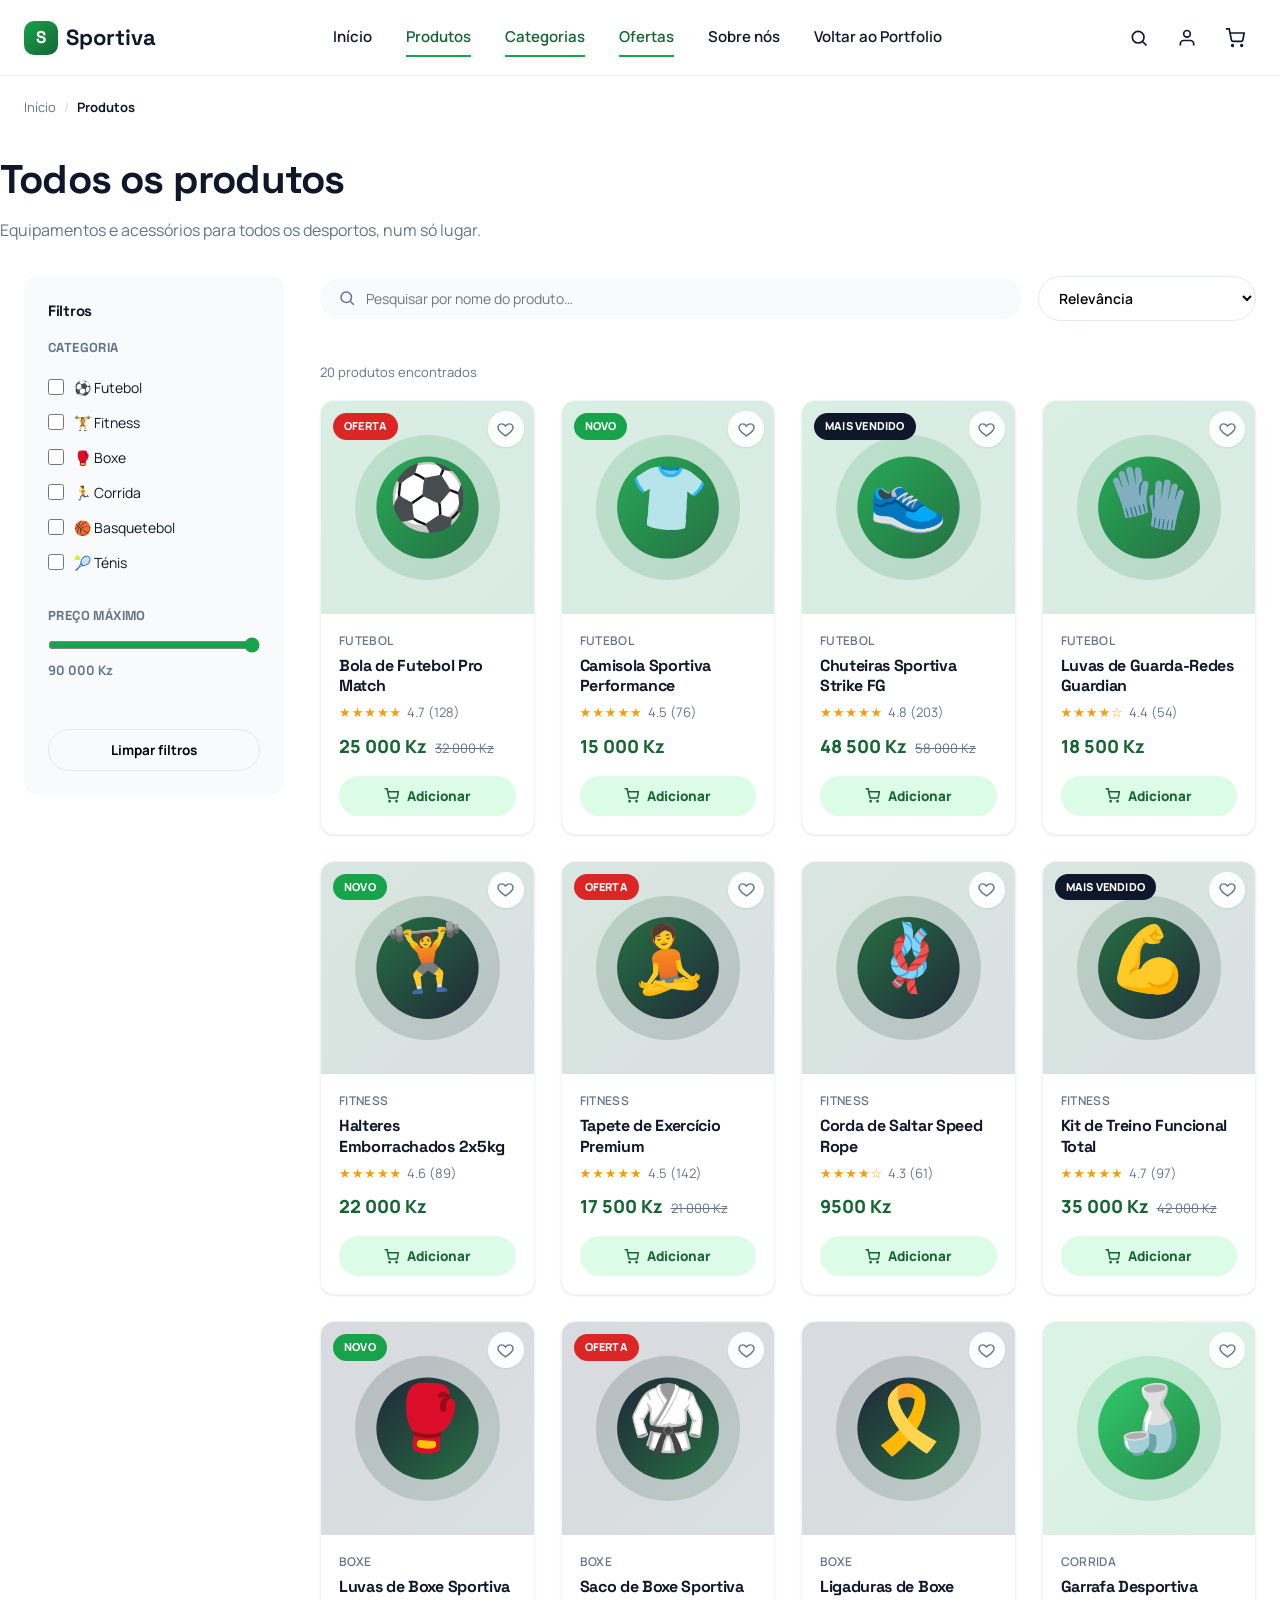
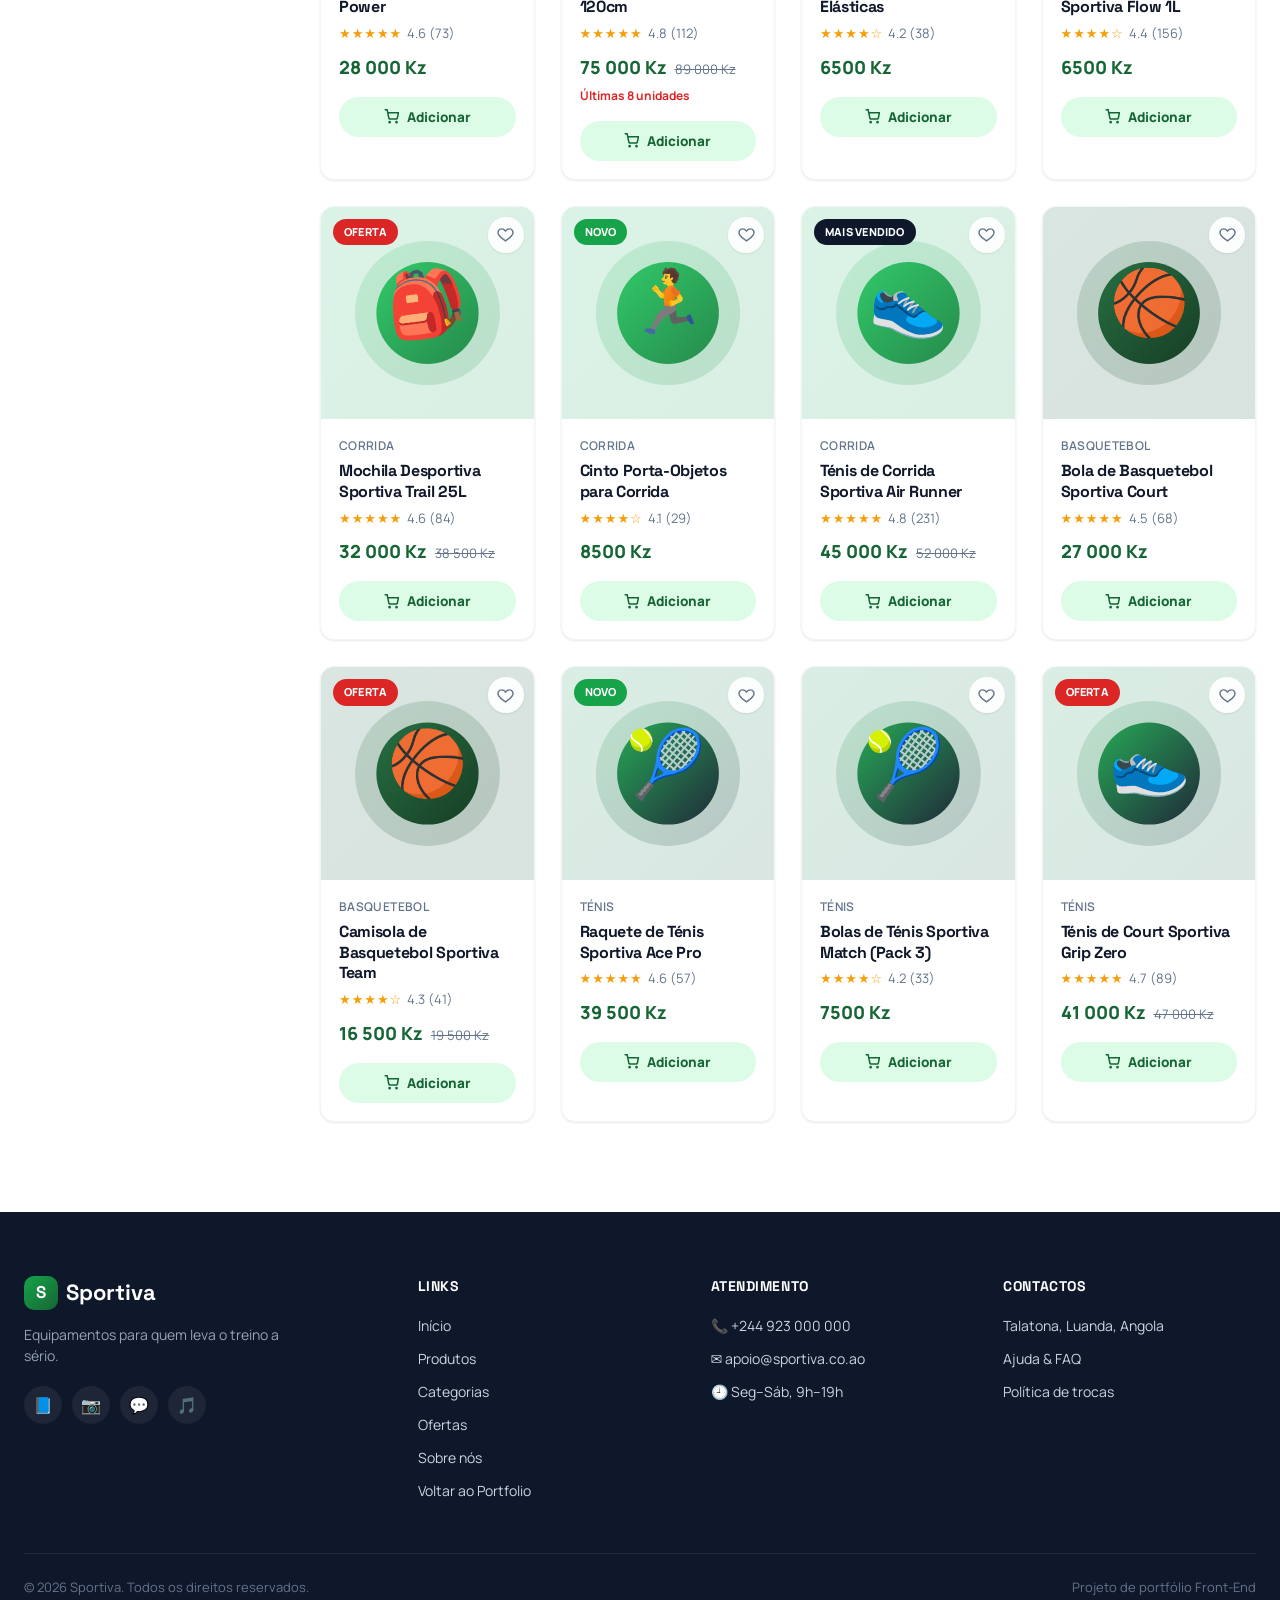
<file: products.html>
<!DOCTYPE html>
<html lang="pt">
<head>
<meta charset="UTF-8">
<meta name="viewport" content="width=device-width, initial-scale=1.0">
<title>Produtos — Sportiva</title>
<meta name="description" content="Explora o catálogo completo de equipamentos desportivos da Sportiva: futebol, fitness, boxe, corrida, basquetebol e ténis.">
<link rel="preconnect" href="https://fonts.googleapis.com">
<link href="https://fonts.googleapis.com/css2?family=Manrope:wght@400;500;600;700;800&family=Space+Grotesk:wght@500;600;700;800&display=swap" rel="stylesheet">
<link rel="stylesheet" href="style.css">
</head>
<body>

<header class="navbar">
  <div class="container">
    <a href="index.html" class="logo"><span class="logo-mark">S</span>Sportiva</a>
    <nav class="nav-links" aria-label="Navegação principal">
      <a href="index.html">Início</a>
      <a href="products.html" class="active">Produtos</a>
      <a href="products.html#categorias">Categorias</a>
      <a href="products.html?sort=price-asc">Ofertas</a>
      <a href="index.html#sobre">Sobre nós</a>
      <a href="https://david868224.github.io/David/" target="_blank">Voltar ao Portfolio</a>
    </nav>
    <div class="nav-actions">
      <button class="icon-btn" data-search-toggle aria-label="Pesquisar">
        <svg viewBox="0 0 24 24" fill="none" stroke="currentColor" stroke-width="2"><circle cx="11" cy="11" r="7"/><line x1="21" y1="21" x2="16.65" y2="16.65"/></svg>
      </button>
      <button class="icon-btn" data-user-toggle aria-label="Conta de utilizador">
        <svg viewBox="0 0 24 24" fill="none" stroke="currentColor" stroke-width="2"><path d="M20 21v-2a4 4 0 0 0-4-4H8a4 4 0 0 0-4 4v2"/><circle cx="12" cy="7" r="4"/></svg>
      </button>
      <a href="cart.html" class="icon-btn" aria-label="Carrinho de compras">
        <svg viewBox="0 0 24 24" fill="none" stroke="currentColor" stroke-width="2"><circle cx="9" cy="21" r="1"/><circle cx="20" cy="21" r="1"/><path d="M1 1h4l2.7 13.4a2 2 0 0 0 2 1.6h9.7a2 2 0 0 0 2-1.6L23 6H6"/></svg>
        <span class="cart-count">0</span>
      </a>
      <button class="hamburger" data-hamburger aria-label="Abrir menu">
        <svg viewBox="0 0 24 24" fill="none" stroke="currentColor" stroke-width="2"><line x1="3" y1="6" x2="21" y2="6"/><line x1="3" y1="12" x2="21" y2="12"/><line x1="3" y1="18" x2="21" y2="18"/></svg>
      </button>
    </div>
  </div>
</header>

<div class="search-flyout">
  <div class="container">
    <input type="search" placeholder="Pesquisar produtos…" aria-label="Pesquisar produtos">
  </div>
</div>

<nav class="mobile-menu" aria-label="Menu móvel">
  <a href="index.html">Início</a>
  <a href="products.html">Produtos</a>
  <a href="products.html#categorias">Categorias</a>
  <a href="products.html?sort=price-asc">Ofertas</a>
  <a href="index.html#sobre">Sobre nós</a>
  <a href="cart.html">Carrinho</a>
  <a href="https://david868224.github.io/David/" target="_blank">Voltar ao Portfolio</a>
</nav>

<div class="container">
  <div class="breadcrumbs">
    <a href="index.html">Início</a><span class="sep">/</span><span class="current">Produtos</span>
  </div>
</div>

<div class="container products-page-head">
  <h1>Todos os produtos</h1>
  <p>Equipamentos e acessórios para todos os desportos, num só lugar.</p>
</div>

<div class="container products-layout">
  <aside class="filters-panel" id="categorias">
    <h3>Filtros</h3>
    <div class="filter-group">
      <h4>Categoria</h4>
      <label class="filter-option"><input type="checkbox" value="futebol"> ⚽ Futebol</label>
      <label class="filter-option"><input type="checkbox" value="fitness"> 🏋️ Fitness</label>
      <label class="filter-option"><input type="checkbox" value="boxe"> 🥊 Boxe</label>
      <label class="filter-option"><input type="checkbox" value="corrida"> 🏃 Corrida</label>
      <label class="filter-option"><input type="checkbox" value="basquetebol"> 🏀 Basquetebol</label>
      <label class="filter-option"><input type="checkbox" value="tenis"> 🎾 Ténis</label>
    </div>
    <div class="filter-group">
      <h4>Preço máximo</h4>
      <div class="price-range">
        <input type="range" id="price-range" min="6000" max="90000" step="500" value="90000">
        <span class="price-range-value" id="price-range-value">90 000 Kz</span>
      </div>
    </div>
    <button class="clear-filters-btn" id="clear-filters">Limpar filtros</button>
  </aside>

  <div>
    <div class="toolbar">
      <div class="toolbar-search">
        <svg viewBox="0 0 24 24" fill="none" stroke="currentColor" stroke-width="2"><circle cx="11" cy="11" r="7"/><line x1="21" y1="21" x2="16.65" y2="16.65"/></svg>
        <input type="text" id="toolbar-search-input" placeholder="Pesquisar por nome do produto…" aria-label="Pesquisar produtos">
      </div>
      <div class="toolbar-sort">
        <select id="sort-select" aria-label="Ordenar produtos">
          <option value="relevance">Relevância</option>
          <option value="price-asc">Preço: menor para maior</option>
          <option value="price-desc">Preço: maior para menor</option>
          <option value="popularity">Popularidade</option>
        </select>
      </div>
    </div>

    <div class="active-chips" id="active-chips"></div>
    <p class="results-count" id="results-count"></p>

    <div class="product-grid" id="product-grid"></div>

    <div class="empty-state" id="empty-state" style="display:none;">
      <div class="empty-emoji">🔍</div>
      <h3>Nenhum produto encontrado</h3>
      <p>Tenta ajustar os filtros ou pesquisar por outro termo.</p>
    </div>
  </div>
</div>

<footer class="site-footer">
  <div class="container">
    <div class="footer-grid">
      <div class="footer-brand">
        <a href="index.html" class="logo"><span class="logo-mark">S</span>Sportiva</a>
        <p>Equipamentos para quem leva o treino a sério.</p>
        <div class="footer-social">
          <a href="#" aria-label="Facebook">📘</a>
          <a href="#" aria-label="Instagram">📷</a>
          <a href="#" aria-label="WhatsApp">💬</a>
          <a href="#" aria-label="TikTok">🎵</a>
        </div>
      </div>
      <div class="footer-col">
        <h4>Links</h4>
        <ul>
          <li><a href="index.html">Início</a></li>
          <li><a href="products.html">Produtos</a></li>
          <li><a href="products.html#categorias">Categorias</a></li>
          <li><a href="products.html?sort=price-asc">Ofertas</a></li>
          <li><a href="index.html#sobre">Sobre nós</a></li>
          <li><a href="https://david868224.github.io/David/" target="_blank">Voltar ao Portfolio</a></li>
        </ul>
      </div>
      <div class="footer-col">
        <h4>Atendimento</h4>
        <ul>
          <li>📞 +244 923 000 000</li>
          <li>✉️ apoio@sportiva.co.ao</li>
          <li>🕘 Seg–Sáb, 9h–19h</li>
        </ul>
      </div>
      <div class="footer-col">
        <h4>Contactos</h4>
        <ul>
          <li>Talatona, Luanda, Angola</li>
          <li><a href="#">Ajuda &amp; FAQ</a></li>
          <li><a href="#">Política de trocas</a></li>
        </ul>
      </div>
    </div>
    <div class="footer-bottom">
      <span>© 2026 Sportiva. Todos os direitos reservados.</span>
      <span>Projeto de portfólio Front-End</span>
    </div>
  </div>
</footer>

<script src="products.js"></script>
<script src="cart.js"></script>
<script src="app.js"></script>
</body>
</html>
</file>
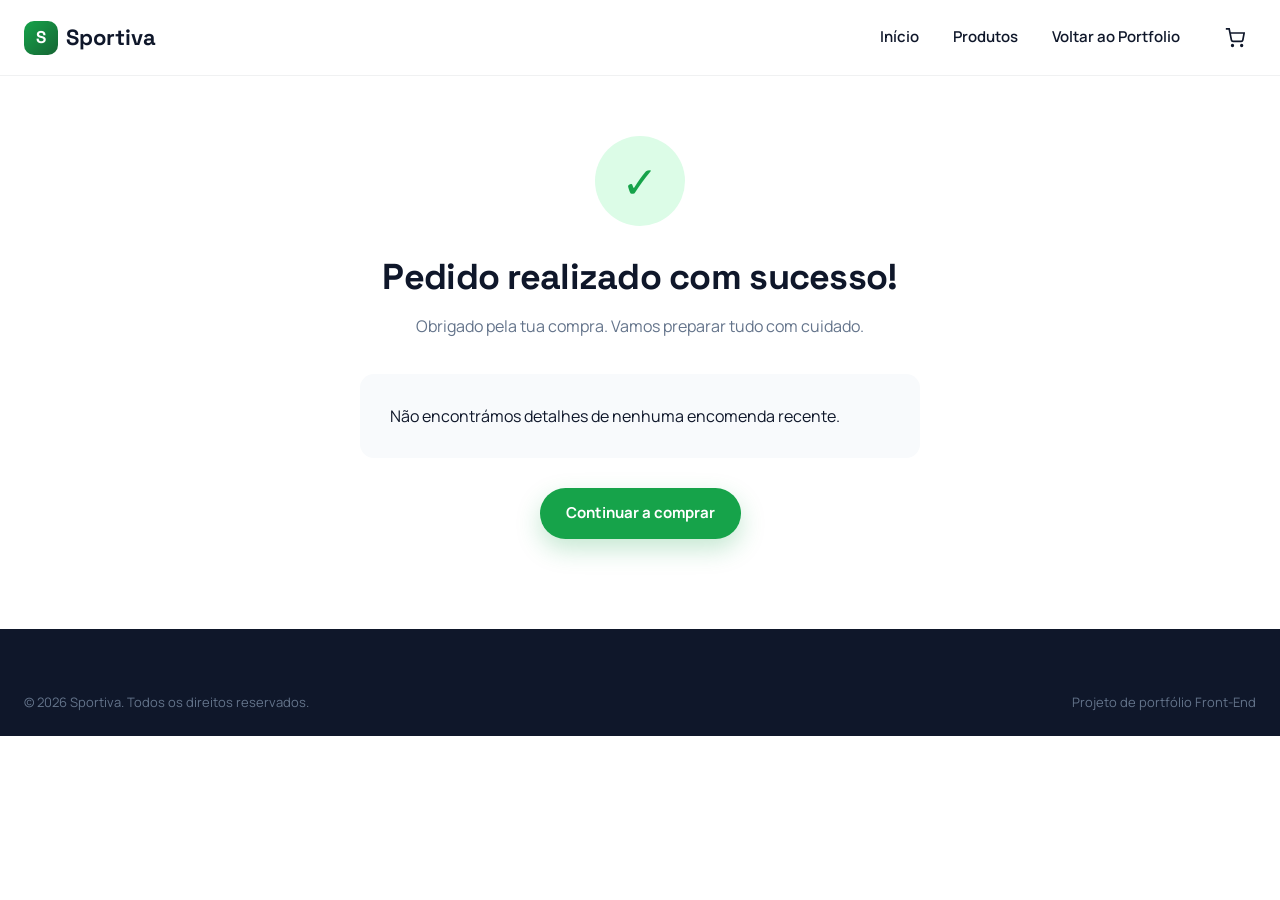
<file: success.html>
<!DOCTYPE html>
<html lang="pt">
<head>
<meta charset="UTF-8">
<meta name="viewport" content="width=device-width, initial-scale=1.0">
<title>Pedido confirmado — Sportiva</title>
<link rel="preconnect" href="https://fonts.googleapis.com">
<link href="https://fonts.googleapis.com/css2?family=Manrope:wght@400;500;600;700;800&family=Space+Grotesk:wght@500;600;700;800&display=swap" rel="stylesheet">
<link rel="stylesheet" href="style.css">
</head>
<body>

<header class="navbar">
  <div class="container">
    <a href="index.html" class="logo"><span class="logo-mark">S</span>Sportiva</a>
    <nav class="nav-links" aria-label="Navegação principal">
      <a href="index.html">Início</a>
      <a href="products.html">Produtos</a>
      <a href="https://david868224.github.io/David/" target="_blank">Voltar ao Portfolio</a>
    <div class="nav-actions">
      <a href="cart.html" class="icon-btn" aria-label="Carrinho de compras">
        <svg viewBox="0 0 24 24" fill="none" stroke="currentColor" stroke-width="2"><circle cx="9" cy="21" r="1"/><circle cx="20" cy="21" r="1"/><path d="M1 1h4l2.7 13.4a2 2 0 0 0 2 1.6h9.7a2 2 0 0 0 2-1.6L23 6H6"/></svg>
        <span class="cart-count">0</span>
      </a>
    </div>
  </div>
</header>

<section class="success-wrap">
  <div class="container">
    <div class="success-icon">✓</div>
    <h1>Pedido realizado com sucesso!</h1>
    <p>Obrigado pela tua compra. Vamos preparar tudo com cuidado.</p>

    <div class="order-card" id="order-summary"></div>

    <a href="products.html" class="btn btn-primary">Continuar a comprar</a>
  </div>
</section>

<footer class="site-footer">
  <div class="container">
    <div class="footer-bottom" style="border-top:none;padding-top:0;">
      <span>© 2026 Sportiva. Todos os direitos reservados.</span>
      <span>Projeto de portfólio Front-End</span>
    </div>
  </div>
</footer>

<script src="products.js"></script>
<script src="cart.js"></script>
<script src="app.js"></script>
</body>
</html>
</file>
<file: style.css>
/* ==========================================================================
   SPORTIVA — Design tokens & base
   ========================================================================== */
:root {
  --green: #16A34A;
  --green-dark: #166534;
  --green-light: #DCFCE7;
  --white: #FFFFFF;
  --bg-soft: #F8FAFC;
  --text-secondary: #64748B;
  --text-title: #0F172A;
  --danger: #DC2626;
  --star: #F59E0B;

  --radius-sm: 8px;
  --radius-md: 14px;
  --radius-lg: 22px;
  --radius-pill: 999px;

  --shadow-sm: 0 1px 3px rgba(15, 23, 42, 0.06), 0 1px 2px rgba(15, 23, 42, 0.04);
  --shadow-md: 0 8px 24px rgba(15, 23, 42, 0.08);
  --shadow-lg: 0 20px 48px rgba(15, 23, 42, 0.12);
  --shadow-green: 0 10px 24px rgba(22, 163, 74, 0.25);

  --nav-h: 76px;

  --ease: cubic-bezier(0.22, 1, 0.36, 1);
}

* { box-sizing: border-box; margin: 0; padding: 0; }

html { scroll-behavior: smooth; }

body {
  font-family: "Manrope", "Segoe UI", system-ui, -apple-system, sans-serif;
  color: var(--text-title);
  background: var(--white);
  line-height: 1.5;
  -webkit-font-smoothing: antialiased;
  overflow-x: hidden;
}

img { max-width: 100%; display: block; }
a { color: inherit; text-decoration: none; }
ul { list-style: none; }
button { font-family: inherit; cursor: pointer; border: none; background: none; }
input, select { font-family: inherit; }

.container {
  width: 100%;
  max-width: 1280px;
  margin: 0 auto;
  padding: 0 24px;
}

h1, h2, h3, h4 { font-family: "Space Grotesk", "Manrope", sans-serif; color: var(--text-title); letter-spacing: -0.02em; }

.eyebrow {
  display: inline-flex;
  align-items: center;
  gap: 8px;
  font-size: 13px;
  font-weight: 700;
  letter-spacing: 0.06em;
  text-transform: uppercase;
  color: var(--green-dark);
  background: var(--green-light);
  padding: 6px 14px;
  border-radius: var(--radius-pill);
}

.section { padding: 88px 0; }
.section-head {
  display: flex;
  align-items: flex-end;
  justify-content: space-between;
  gap: 24px;
  margin-bottom: 40px;
  flex-wrap: wrap;
}
.section-head h2 { font-size: clamp(26px, 3vw, 36px); font-weight: 700; margin-top: 10px; }
.section-head p { color: var(--text-secondary); margin-top: 8px; max-width: 480px; }

.link-more {
  font-weight: 700;
  color: var(--green-dark);
  display: inline-flex;
  align-items: center;
  gap: 6px;
  white-space: nowrap;
  transition: gap .2s var(--ease);
}
.link-more:hover { gap: 10px; }

a:focus-visible, button:focus-visible, input:focus-visible, select:focus-visible {
  outline: 2px solid var(--green);
  outline-offset: 3px;
  border-radius: 4px;
}

.visually-hidden {
  position: absolute; width: 1px; height: 1px; overflow: hidden;
  clip: rect(0,0,0,0); white-space: nowrap;
}

/* ==========================================================================
   Buttons
   ========================================================================== */
.btn {
  display: inline-flex;
  align-items: center;
  justify-content: center;
  gap: 8px;
  padding: 14px 26px;
  border-radius: var(--radius-pill);
  font-weight: 700;
  font-size: 15px;
  transition: transform .2s var(--ease), box-shadow .2s var(--ease), background .2s var(--ease), color .2s var(--ease);
  white-space: nowrap;
}
.btn-primary {
  background: var(--green);
  color: var(--white);
  box-shadow: var(--shadow-green);
}
.btn-primary:hover { background: var(--green-dark); transform: translateY(-2px); }
.btn-outline {
  background: transparent;
  color: var(--text-title);
  border: 1.5px solid #E2E8F0;
}
.btn-outline:hover { border-color: var(--green); color: var(--green-dark); background: var(--green-light); }
.btn-ghost { color: var(--green-dark); font-weight: 700; }
.btn-block { width: 100%; }
.btn-sm { padding: 10px 18px; font-size: 13px; }
.btn:disabled { opacity: .5; cursor: not-allowed; transform: none !important; }

/* ==========================================================================
   Navbar
   ========================================================================== */
.navbar {
  position: fixed;
  top: 0; left: 0; right: 0;
  height: var(--nav-h);
  display: flex;
  align-items: center;
  background: rgba(255,255,255,0.86);
  backdrop-filter: blur(14px) saturate(160%);
  border-bottom: 1px solid rgba(15,23,42,0.06);
  z-index: 1000;
  transition: box-shadow .25s var(--ease);
}
.navbar.scrolled { box-shadow: 0 4px 20px rgba(15,23,42,0.06); }
.navbar .container { display: flex; align-items: center; justify-content: space-between; gap: 20px; }

.logo {
  display: flex;
  align-items: center;
  gap: 8px;
  font-family: "Space Grotesk", sans-serif;
  font-weight: 800;
  font-size: 22px;
  color: var(--text-title);
}
.logo .dot { color: var(--green); }
.logo-mark {
  width: 34px; height: 34px;
  border-radius: 10px;
  background: linear-gradient(135deg, var(--green), var(--green-dark));
  display: flex; align-items: center; justify-content: center;
  color: #fff; font-size: 17px;
}

.nav-links {
  display: flex;
  align-items: center;
  gap: 34px;
}
.nav-links a {
  font-weight: 600;
  font-size: 15px;
  color: var(--text-title);
  position: relative;
  padding: 6px 0;
}
.nav-links a::after {
  content: "";
  position: absolute;
  left: 0; right: 0; bottom: -2px;
  height: 2px;
  background: var(--green);
  transform: scaleX(0);
  transform-origin: left;
  transition: transform .25s var(--ease);
}
.nav-links a:hover::after, .nav-links a.active::after { transform: scaleX(1); }
.nav-links a.active { color: var(--green-dark); }

.nav-actions { display: flex; align-items: center; gap: 6px; }
.icon-btn {
  width: 42px; height: 42px;
  display: flex; align-items: center; justify-content: center;
  border-radius: 50%;
  color: var(--text-title);
  position: relative;
  transition: background .2s var(--ease), color .2s var(--ease);
}
.icon-btn:hover { background: var(--green-light); color: var(--green-dark); }
.icon-btn svg { width: 20px; height: 20px; }
.cart-count {
  position: absolute;
  top: 2px; right: 2px;
  min-width: 17px; height: 17px;
  border-radius: 50%;
  background: var(--green);
  color: #fff;
  font-size: 10px;
  font-weight: 800;
  display: flex; align-items: center; justify-content: center;
  padding: 0 3px;
  transform: scale(0);
  transition: transform .2s var(--ease);
}
.cart-count.show { transform: scale(1); }

.hamburger {
  display: none;
  width: 42px; height: 42px;
  border-radius: 50%;
  align-items: center;
  justify-content: center;
  color: var(--text-title);
}
.hamburger:hover { background: var(--green-light); }

.search-flyout {
  position: fixed;
  top: var(--nav-h); left: 0; right: 0;
  background: #fff;
  border-bottom: 1px solid #E2E8F0;
  box-shadow: var(--shadow-md);
  padding: 18px 0;
  transform: translateY(-12px);
  opacity: 0;
  pointer-events: none;
  transition: all .22s var(--ease);
  z-index: 999;
}
.search-flyout.open { transform: translateY(0); opacity: 1; pointer-events: auto; }
.search-flyout .container { display: flex; gap: 12px; }
.search-flyout input {
  flex: 1;
  padding: 13px 18px;
  border-radius: var(--radius-pill);
  border: 1.5px solid #E2E8F0;
  font-size: 15px;
}
.search-flyout input:focus { border-color: var(--green); }

.mobile-menu {
  position: fixed;
  top: var(--nav-h); left: 0; right: 0; bottom: 0;
  background: #fff;
  z-index: 998;
  transform: translateX(100%);
  transition: transform .3s var(--ease);
  overflow-y: auto;
  padding: 20px 24px 40px;
}
.mobile-menu.open { transform: translateX(0); }
.mobile-menu a {
  display: block;
  padding: 16px 4px;
  font-size: 18px;
  font-weight: 700;
  border-bottom: 1px solid #F1F5F9;
}

/* ==========================================================================
   Hero
   ========================================================================== */
.hero {
  padding-top: calc(var(--nav-h) + 64px);
  padding-bottom: 64px;
  background: linear-gradient(180deg, var(--bg-soft) 0%, #fff 100%);
  overflow: hidden;
  position: relative;
}
.hero .container {
  display: grid;
  grid-template-columns: 1.05fr 1fr;
  gap: 48px;
  align-items: center;
}
.hero-copy h1 {
  font-size: clamp(38px, 5.4vw, 64px);
  line-height: 1.04;
  font-weight: 800;
  margin: 18px 0 20px;
}
.hero-copy h1 .accent { color: var(--green); }
.hero-copy p {
  font-size: 18px;
  color: var(--text-secondary);
  max-width: 460px;
  margin-bottom: 32px;
}
.hero-actions { display: flex; gap: 14px; flex-wrap: wrap; margin-bottom: 36px; }
.hero-stats { display: flex; gap: 32px; }
.hero-stats div strong { display: block; font-size: 24px; font-weight: 800; }
.hero-stats div span { font-size: 13px; color: var(--text-secondary); }

.hero-visual {
  position: relative;
  aspect-ratio: 1 / 1;
  border-radius: var(--radius-lg);
  background: linear-gradient(135deg, var(--green) 0%, var(--green-dark) 100%);
  display: flex; align-items: center; justify-content: center;
  box-shadow: var(--shadow-lg);
  animation: float 6s ease-in-out infinite;
}
.hero-visual .hero-emoji { font-size: 160px; filter: drop-shadow(0 20px 30px rgba(0,0,0,.2)); }
.hero-visual::before {
  content: "";
  position: absolute; inset: -20px;
  border: 1.5px dashed rgba(22,163,74,0.35);
  border-radius: calc(var(--radius-lg) + 20px);
  animation: spin 40s linear infinite;
}
.floating-card {
  position: absolute;
  background: #fff;
  border-radius: var(--radius-md);
  box-shadow: var(--shadow-lg);
  padding: 14px 18px;
  display: flex; align-items: center; gap: 10px;
  font-weight: 700;
  font-size: 14px;
  animation: float 5s ease-in-out infinite;
}
.floating-card.fc-1 { top: 8%; left: -8%; animation-delay: .5s; }
.floating-card.fc-2 { bottom: 10%; right: -6%; animation-delay: 1.2s; }
.floating-card .fc-icon { color: var(--green); font-size: 20px; }

@keyframes float { 0%,100% { transform: translateY(0); } 50% { transform: translateY(-14px); } }
@keyframes spin { from { transform: rotate(0deg); } to { transform: rotate(360deg); } }

@media (prefers-reduced-motion: reduce) {
  .hero-visual, .floating-card, .hero-visual::before { animation: none; }
  html { scroll-behavior: auto; }
}

/* ==========================================================================
   Categories
   ========================================================================== */
.cat-grid {
  display: grid;
  grid-template-columns: repeat(6, 1fr);
  gap: 18px;
}
.cat-card {
  background: var(--bg-soft);
  border-radius: var(--radius-md);
  padding: 26px 16px;
  text-align: center;
  transition: transform .22s var(--ease), box-shadow .22s var(--ease), background .22s var(--ease);
  border: 1px solid transparent;
}
.cat-card:hover { transform: translateY(-6px); box-shadow: var(--shadow-md); background: #fff; border-color: var(--green-light); }
.cat-card .cat-emoji {
  width: 62px; height: 62px;
  border-radius: 50%;
  background: var(--green-light);
  display: flex; align-items: center; justify-content: center;
  font-size: 28px;
  margin: 0 auto 14px;
  transition: background .22s var(--ease);
}
.cat-card:hover .cat-emoji { background: var(--green); }
.cat-card span { font-weight: 700; font-size: 14px; }

/* ==========================================================================
   Product grid & cards
   ========================================================================== */
.product-grid {
  display: grid;
  grid-template-columns: repeat(4, 1fr);
  gap: 26px;
}
.product-card {
  background: #fff;
  border-radius: var(--radius-md);
  overflow: hidden;
  border: 1px solid #F1F5F9;
  box-shadow: var(--shadow-sm);
  transition: transform .25s var(--ease), box-shadow .25s var(--ease);
  display: flex;
  flex-direction: column;
  position: relative;
}
.product-card:hover { transform: translateY(-6px); box-shadow: var(--shadow-md); }

.product-thumb {
  position: relative;
  aspect-ratio: 1/1;
  background: var(--bg-soft);
  overflow: hidden;
}
.product-thumb img { width: 100%; height: 100%; object-fit: cover; transition: transform .4s var(--ease); }
.product-card:hover .product-thumb img { transform: scale(1.06); }

.badge {
  position: absolute;
  top: 12px; left: 12px;
  font-size: 11px;
  font-weight: 800;
  letter-spacing: .02em;
  padding: 5px 11px;
  border-radius: var(--radius-pill);
  color: #fff;
  text-transform: uppercase;
  z-index: 2;
}
.badge-novo { background: var(--green); }
.badge-oferta { background: var(--danger); }
.badge-maisvendido { background: var(--text-title); }

.fav-btn {
  position: absolute;
  top: 10px; right: 10px;
  width: 36px; height: 36px;
  border-radius: 50%;
  background: rgba(255,255,255,0.92);
  display: flex; align-items: center; justify-content: center;
  box-shadow: var(--shadow-sm);
  z-index: 2;
  transition: transform .2s var(--ease), background .2s var(--ease);
  color: var(--text-secondary);
}
.fav-btn:hover { transform: scale(1.1); }
.fav-btn.active { color: var(--danger); }
.fav-btn svg { width: 17px; height: 17px; }

.product-info { padding: 18px; display: flex; flex-direction: column; gap: 6px; flex: 1; }
.product-cat { font-size: 12px; color: var(--text-secondary); font-weight: 600; text-transform: uppercase; letter-spacing: .03em; }
.product-name { font-weight: 700; font-size: 16px; line-height: 1.3; }
.product-name a:hover { color: var(--green-dark); }
.stars { display: flex; align-items: center; gap: 5px; font-size: 13px; color: var(--text-secondary); }
.stars .star-icons { color: var(--star); letter-spacing: 1px; }
.price-row { display: flex; align-items: baseline; gap: 8px; margin-top: 4px; }
.price { font-weight: 800; font-size: 18px; color: var(--green-dark); }
.price-old { font-size: 13px; color: var(--text-secondary); text-decoration: line-through; }
.stock-low { font-size: 12px; color: var(--danger); font-weight: 700; }

.add-cart-btn {
  margin-top: 10px;
  width: 100%;
  padding: 11px;
  border-radius: var(--radius-pill);
  background: var(--green-light);
  color: var(--green-dark);
  font-weight: 800;
  font-size: 13.5px;
  display: flex; align-items: center; justify-content: center; gap: 8px;
  transition: background .2s var(--ease), color .2s var(--ease), transform .15s var(--ease);
}
.add-cart-btn:hover { background: var(--green); color: #fff; }
.add-cart-btn:active { transform: scale(.97); }
.add-cart-btn.added { background: var(--green-dark); color: #fff; }

/* ==========================================================================
   Benefits
   ========================================================================== */
.benefits-grid {
  display: grid;
  grid-template-columns: repeat(4, 1fr);
  gap: 22px;
}
.benefit-card {
  padding: 30px 24px;
  border-radius: var(--radius-md);
  background: var(--bg-soft);
  transition: transform .2s var(--ease);
}
.benefit-card:hover { transform: translateY(-4px); }
.benefit-icon {
  width: 50px; height: 50px;
  border-radius: 12px;
  background: var(--green);
  color: #fff;
  display: flex; align-items: center; justify-content: center;
  font-size: 22px;
  margin-bottom: 16px;
}
.benefit-card h3 { font-size: 16px; margin-bottom: 6px; }
.benefit-card p { font-size: 14px; color: var(--text-secondary); }

/* ==========================================================================
   Promo banner
   ========================================================================== */
.promo-banner {
  background: linear-gradient(120deg, var(--green-dark), var(--green));
  border-radius: var(--radius-lg);
  padding: 56px 48px;
  color: #fff;
  display: flex;
  align-items: center;
  justify-content: space-between;
  gap: 30px;
  position: relative;
  overflow: hidden;
}
.promo-banner::after {
  content: "";
  position: absolute; right: -60px; top: -60px;
  width: 260px; height: 260px;
  border-radius: 50%;
  background: rgba(255,255,255,0.08);
}
.promo-banner h2 { color: #fff; font-size: clamp(24px,3vw,34px); margin-bottom: 10px; }
.promo-banner p { color: rgba(255,255,255,0.85); max-width: 420px; }
.promo-banner .btn-primary { background: #fff; color: var(--green-dark); box-shadow: none; }
.promo-banner .btn-primary:hover { background: var(--text-title); color: #fff; }

/* ==========================================================================
   Newsletter
   ========================================================================== */
.newsletter {
  background: var(--bg-soft);
  border-radius: var(--radius-lg);
  padding: 56px 48px;
  text-align: center;
}
.newsletter h2 { margin-bottom: 8px; }
.newsletter p { color: var(--text-secondary); margin-bottom: 24px; }
.newsletter-form {
  display: flex;
  max-width: 460px;
  margin: 0 auto;
  gap: 10px;
}
.newsletter-form input {
  flex: 1;
  padding: 14px 20px;
  border-radius: var(--radius-pill);
  border: 1.5px solid #E2E8F0;
  font-size: 14px;
}
.newsletter-form input:focus { border-color: var(--green); }
.form-msg { margin-top: 14px; font-size: 14px; font-weight: 700; }
.form-msg.success { color: var(--green-dark); }
.form-msg.error { color: var(--danger); }

/* ==========================================================================
   Footer
   ========================================================================== */
.site-footer { background: #0F172A; color: #CBD5E1; padding: 64px 0 24px; }
.footer-grid {
  display: grid;
  grid-template-columns: 1.4fr 1fr 1fr 1fr;
  gap: 40px;
  padding-bottom: 40px;
  border-bottom: 1px solid rgba(255,255,255,0.08);
}
.footer-brand .logo { color: #fff; }
.footer-brand p { margin-top: 14px; color: #94A3B8; font-size: 14px; max-width: 260px; }
.footer-social { display: flex; gap: 10px; margin-top: 20px; }
.footer-social a {
  width: 38px; height: 38px;
  border-radius: 50%;
  background: rgba(255,255,255,0.06);
  display: flex; align-items: center; justify-content: center;
  transition: background .2s var(--ease), transform .2s var(--ease);
}
.footer-social a:hover { background: var(--green); transform: translateY(-3px); }
.footer-col h4 { color: #fff; font-size: 14px; margin-bottom: 18px; text-transform: uppercase; letter-spacing: .04em; }
.footer-col li { margin-bottom: 12px; font-size: 14px; }
.footer-col a:hover { color: var(--green); }
.footer-bottom {
  display: flex; justify-content: space-between; align-items: center;
  padding-top: 24px; font-size: 13px; color: #64748B; flex-wrap: wrap; gap: 10px;
}

/* ==========================================================================
   Breadcrumbs
   ========================================================================== */
.breadcrumbs {
  padding: calc(var(--nav-h) + 22px) 0 18px;
  font-size: 13px;
  color: var(--text-secondary);
  display: flex; gap: 8px; align-items: center; flex-wrap: wrap;
}
.breadcrumbs a:hover { color: var(--green-dark); }
.breadcrumbs .sep { color: #CBD5E1; }
.breadcrumbs .current { color: var(--text-title); font-weight: 700; }

/* ==========================================================================
   Products page: toolbar + filters
   ========================================================================== */
.products-page-head { padding: 14px 0 34px; }
.products-page-head h1 { font-size: clamp(28px, 3.4vw, 40px); }
.products-page-head p { color: var(--text-secondary); margin-top: 8px; }

.products-layout {
  display: grid;
  grid-template-columns: 260px 1fr;
  gap: 36px;
  align-items: start;
  padding-bottom: 90px;
}

.filters-panel {
  background: var(--bg-soft);
  border-radius: var(--radius-md);
  padding: 24px;
  position: sticky;
  top: calc(var(--nav-h) + 20px);
  scroll-margin-top: calc(var(--nav-h) + 24px);
}
.filters-panel h3 { font-size: 15px; margin-bottom: 16px; }
.filter-group { margin-bottom: 26px; }
.filter-group:last-child { margin-bottom: 0; }
.filter-group h4 { font-size: 13px; text-transform: uppercase; letter-spacing: .03em; color: var(--text-secondary); margin-bottom: 12px; }
.filter-option {
  display: flex; align-items: center; gap: 10px;
  padding: 7px 0;
  font-size: 14px;
  cursor: pointer;
}
.filter-option input { accent-color: var(--green); width: 16px; height: 16px; }
.price-range { display: flex; flex-direction: column; gap: 8px; }
.price-range input[type="range"] { accent-color: var(--green); width: 100%; }
.price-range-value { font-size: 13px; color: var(--text-secondary); font-weight: 700; }
.clear-filters-btn {
  margin-top: 22px;
  width: 100%;
  padding: 11px;
  border-radius: var(--radius-pill);
  border: 1.5px solid #E2E8F0;
  font-weight: 700;
  font-size: 13.5px;
  transition: all .2s var(--ease);
}
.clear-filters-btn:hover { border-color: var(--danger); color: var(--danger); }

.toolbar {
  display: flex;
  align-items: center;
  justify-content: space-between;
  gap: 16px;
  margin-bottom: 24px;
  flex-wrap: wrap;
}
.toolbar-search {
  flex: 1; min-width: 220px;
  display: flex; align-items: center; gap: 10px;
  background: var(--bg-soft);
  border-radius: var(--radius-pill);
  padding: 11px 18px;
}
.toolbar-search input { flex: 1; background: none; border: none; font-size: 14px; }
.toolbar-search svg { width: 18px; height: 18px; color: var(--text-secondary); flex-shrink: 0; }
.toolbar-sort select {
  padding: 11px 16px;
  border-radius: var(--radius-pill);
  border: 1.5px solid #E2E8F0;
  font-size: 14px;
  font-weight: 600;
  background: #fff;
}
.results-count { font-size: 13px; color: var(--text-secondary); margin-bottom: 18px; }
.active-chips { display: flex; flex-wrap: wrap; gap: 8px; margin-bottom: 18px; }
.chip {
  display: inline-flex; align-items: center; gap: 6px;
  background: var(--green-light); color: var(--green-dark);
  font-size: 12.5px; font-weight: 700;
  padding: 6px 12px;
  border-radius: var(--radius-pill);
}
.chip button { font-size: 14px; line-height: 1; }

.empty-state {
  text-align: center;
  padding: 80px 20px;
  color: var(--text-secondary);
}
.empty-state .empty-emoji { font-size: 46px; margin-bottom: 14px; }
.empty-state h3 { color: var(--text-title); margin-bottom: 8px; }

/* ==========================================================================
   Skeleton / loading
   ========================================================================== */
.skeleton { background: linear-gradient(90deg, #F1F5F9 25%, #E2E8F0 37%, #F1F5F9 63%); background-size: 400% 100%; animation: shimmer 1.4s ease infinite; border-radius: var(--radius-md); }
.skeleton-card { height: 340px; }
@keyframes shimmer { 0% { background-position: 100% 50%; } 100% { background-position: 0 50%; } }

/* ==========================================================================
   Product detail page
   ========================================================================== */
.product-detail {
  display: grid;
  grid-template-columns: 1fr 1fr;
  gap: 56px;
  padding-bottom: 90px;
}
.pd-gallery-main {
  aspect-ratio: 1/1;
  border-radius: var(--radius-lg);
  overflow: hidden;
  background: var(--bg-soft);
  margin-bottom: 14px;
}
.pd-gallery-main img { width: 100%; height: 100%; object-fit: cover; }
.pd-thumbs { display: flex; gap: 12px; }
.pd-thumb {
  width: 78px; height: 78px;
  border-radius: var(--radius-sm);
  overflow: hidden;
  border: 2px solid transparent;
  background: var(--bg-soft);
  transition: border-color .2s var(--ease);
}
.pd-thumb.active, .pd-thumb:hover { border-color: var(--green); }
.pd-thumb img { width: 100%; height: 100%; object-fit: cover; }

.pd-info .product-cat { margin-bottom: 8px; }
.pd-info h1 { font-size: clamp(26px,3vw,34px); margin-bottom: 10px; }
.pd-info .stars { margin-bottom: 18px; }
.pd-price-row { display: flex; align-items: baseline; gap: 12px; margin-bottom: 20px; }
.pd-price-row .price { font-size: 30px; }
.pd-availability { display: inline-flex; align-items: center; gap: 8px; font-size: 13.5px; font-weight: 700; margin-bottom: 22px; }
.pd-availability .dot { width: 8px; height: 8px; border-radius: 50%; background: var(--green); }
.pd-availability.out .dot { background: var(--danger); }
.pd-availability.out { color: var(--danger); }
.pd-desc { color: var(--text-secondary); font-size: 15px; line-height: 1.7; margin-bottom: 26px; }

.pd-option-group { margin-bottom: 22px; }
.pd-option-group h4 { font-size: 13px; text-transform: uppercase; letter-spacing: .03em; color: var(--text-secondary); margin-bottom: 10px; }
.size-options { display: flex; gap: 10px; flex-wrap: wrap; }
.size-opt {
  width: 46px; height: 42px;
  border-radius: var(--radius-sm);
  border: 1.5px solid #E2E8F0;
  font-weight: 700; font-size: 13px;
  display: flex; align-items: center; justify-content: center;
  transition: all .2s var(--ease);
}
.size-opt:hover { border-color: var(--green); }
.size-opt.selected { background: var(--green); border-color: var(--green); color: #fff; }

.qty-selector {
  display: inline-flex;
  align-items: center;
  border: 1.5px solid #E2E8F0;
  border-radius: var(--radius-pill);
  overflow: hidden;
}
.qty-selector button {
  width: 42px; height: 42px;
  font-size: 18px; font-weight: 700;
  transition: background .2s var(--ease);
}
.qty-selector button:hover { background: var(--green-light); }
.qty-selector span { width: 42px; text-align: center; font-weight: 700; }

.pd-actions { display: flex; gap: 14px; margin: 26px 0; flex-wrap: wrap; }
.pd-actions .btn { flex: 1; min-width: 180px; }
.pd-meta-list { border-top: 1px solid #F1F5F9; padding-top: 18px; font-size: 13.5px; color: var(--text-secondary); }
.pd-meta-list li { padding: 5px 0; }
.pd-meta-list b { color: var(--text-title); }

.related-section { padding: 0 0 90px; }

/* ==========================================================================
   Toast notifications
   ========================================================================== */
.toast-wrap {
  position: fixed;
  bottom: 24px; right: 24px;
  z-index: 2000;
  display: flex; flex-direction: column; gap: 10px;
}
.toast {
  background: #fff;
  border-radius: var(--radius-md);
  box-shadow: var(--shadow-lg);
  padding: 14px 18px;
  display: flex; align-items: center; gap: 12px;
  min-width: 280px;
  border-left: 4px solid var(--green);
  animation: toastIn .3s var(--ease);
  font-size: 14px; font-weight: 600;
}
.toast.error { border-left-color: var(--danger); }
.toast .toast-icon { font-size: 18px; }
@keyframes toastIn { from { transform: translateX(30px); opacity: 0; } to { transform: translateX(0); opacity: 1; } }
.toast.leaving { animation: toastOut .25s var(--ease) forwards; }
@keyframes toastOut { to { transform: translateX(30px); opacity: 0; } }

/* ==========================================================================
   Cart page
   ========================================================================== */
.cart-layout {
  display: grid;
  grid-template-columns: 1fr 380px;
  gap: 40px;
  align-items: start;
  padding-bottom: 90px;
}
.cart-items { display: flex; flex-direction: column; gap: 16px; }
.cart-item {
  display: grid;
  grid-template-columns: 92px 1fr auto auto;
  gap: 18px;
  align-items: center;
  background: #fff;
  border: 1px solid #F1F5F9;
  border-radius: var(--radius-md);
  padding: 16px;
  box-shadow: var(--shadow-sm);
}
.cart-item img { width: 92px; height: 92px; border-radius: var(--radius-sm); object-fit: cover; }
.cart-item-name { font-weight: 700; font-size: 15px; margin-bottom: 4px; }
.cart-item-cat { font-size: 12.5px; color: var(--text-secondary); }
.cart-item-size { font-size: 12.5px; color: var(--text-secondary); margin-top: 4px; }
.cart-item-price { font-weight: 800; color: var(--green-dark); margin-top: 6px; }
.cart-item-remove { color: var(--text-secondary); transition: color .2s var(--ease); font-size: 13px; font-weight: 700; }
.cart-item-remove:hover { color: var(--danger); }
.cart-item-actions { display: flex; flex-direction: column; align-items: flex-end; gap: 10px; }

.cart-empty { text-align: center; padding: 90px 20px; }
.cart-empty .empty-emoji { font-size: 54px; margin-bottom: 18px; }
.cart-empty h2 { margin-bottom: 10px; }
.cart-empty p { color: var(--text-secondary); margin-bottom: 26px; }

.summary-card {
  background: var(--bg-soft);
  border-radius: var(--radius-md);
  padding: 26px;
  position: sticky;
  top: calc(var(--nav-h) + 20px);
}
.summary-card h3 { font-size: 17px; margin-bottom: 20px; }
.summary-row { display: flex; justify-content: space-between; font-size: 14.5px; color: var(--text-secondary); padding: 8px 0; }
.summary-row.total { border-top: 1px solid #E2E8F0; margin-top: 10px; padding-top: 16px; font-size: 18px; font-weight: 800; color: var(--text-title); }
.summary-card .btn { margin-top: 20px; }
.clear-cart-link { display: block; text-align: center; margin-top: 14px; font-size: 13px; color: var(--text-secondary); font-weight: 700; }
.clear-cart-link:hover { color: var(--danger); }

/* ==========================================================================
   Checkout
   ========================================================================== */
.checkout-progress {
  display: flex;
  justify-content: center;
  gap: 0;
  padding: 20px 0 50px;
  max-width: 640px;
  margin: 0 auto;
}
.progress-step { display: flex; align-items: center; flex: 1; }
.progress-step:last-child { flex: 0; }
.progress-step .dot {
  width: 34px; height: 34px;
  border-radius: 50%;
  background: #E2E8F0;
  color: #64748B;
  display: flex; align-items: center; justify-content: center;
  font-weight: 800; font-size: 13px;
  flex-shrink: 0;
  transition: all .25s var(--ease);
}
.progress-step .label { margin-left: 10px; font-weight: 700; font-size: 13.5px; color: var(--text-secondary); white-space: nowrap; }
.progress-step .line { flex: 1; height: 2px; background: #E2E8F0; margin: 0 14px; transition: background .25s var(--ease); }
.progress-step.active .dot, .progress-step.done .dot { background: var(--green); color: #fff; }
.progress-step.active .label, .progress-step.done .label { color: var(--text-title); }
.progress-step.done .line { background: var(--green); }

.checkout-layout {
  display: grid;
  grid-template-columns: 1fr 360px;
  gap: 40px;
  align-items: start;
  padding-bottom: 90px;
}
.checkout-panel {
  background: #fff;
  border: 1px solid #F1F5F9;
  border-radius: var(--radius-md);
  padding: 30px;
  box-shadow: var(--shadow-sm);
}
.checkout-panel h2 { font-size: 20px; margin-bottom: 22px; }
.form-grid { display: grid; grid-template-columns: 1fr 1fr; gap: 18px; }
.form-field { display: flex; flex-direction: column; gap: 7px; }
.form-field.full { grid-column: 1 / -1; }
.form-field label { font-size: 13px; font-weight: 700; color: var(--text-title); }
.form-field input, .form-field select {
  padding: 12px 15px;
  border-radius: var(--radius-sm);
  border: 1.5px solid #E2E8F0;
  font-size: 14.5px;
  transition: border-color .2s var(--ease);
}
.form-field input:focus, .form-field select:focus { border-color: var(--green); }
.form-field input.invalid, .form-field select.invalid { border-color: var(--danger); }
.field-error { font-size: 12px; color: var(--danger); font-weight: 600; display: none; }
.field-error.show { display: block; }

.payment-options { display: flex; flex-direction: column; gap: 14px; }
.payment-opt {
  display: flex; align-items: center; gap: 14px;
  padding: 18px;
  border: 1.5px solid #E2E8F0;
  border-radius: var(--radius-md);
  cursor: pointer;
  transition: all .2s var(--ease);
}
.payment-opt:hover { border-color: var(--green); }
.payment-opt.selected { border-color: var(--green); background: var(--green-light); }
.payment-opt input { accent-color: var(--green); width: 18px; height: 18px; }
.payment-opt .p-icon { font-size: 24px; }
.payment-opt .p-name { font-weight: 700; font-size: 14.5px; }
.payment-opt .p-desc { font-size: 12.5px; color: var(--text-secondary); }

.checkout-nav { display: flex; justify-content: space-between; margin-top: 28px; gap: 12px; }

.review-item { display: flex; justify-content: space-between; padding: 10px 0; font-size: 14px; border-bottom: 1px solid #F1F5F9; }
.review-item span:first-child { color: var(--text-secondary); }
.review-item span:last-child { font-weight: 700; }

.success-wrap { padding: calc(var(--nav-h) + 60px) 0 90px; text-align: center; }
.success-icon {
  width: 90px; height: 90px;
  border-radius: 50%;
  background: var(--green-light);
  color: var(--green);
  display: flex; align-items: center; justify-content: center;
  font-size: 44px;
  margin: 0 auto 24px;
  animation: popIn .4s var(--ease);
}
@keyframes popIn { from { transform: scale(0); } to { transform: scale(1); } }
.success-wrap h1 { font-size: clamp(26px,3vw,36px); margin-bottom: 10px; }
.success-wrap > .container > p { color: var(--text-secondary); margin-bottom: 36px; }
.order-card {
  max-width: 560px;
  margin: 0 auto 30px;
  background: var(--bg-soft);
  border-radius: var(--radius-md);
  padding: 30px;
  text-align: left;
}
.order-card .order-id { font-size: 13px; color: var(--text-secondary); margin-bottom: 20px; }
.order-card .order-id b { color: var(--text-title); }
.order-line { display: flex; justify-content: space-between; padding: 8px 0; font-size: 14px; }
.order-line span:first-child { color: var(--text-secondary); }
.order-line span:last-child { font-weight: 700; }
.order-divider { height: 1px; background: #E2E8F0; margin: 14px 0; }

/* ==========================================================================
   Confirm modal
   ========================================================================== */
.modal-overlay {
  position: fixed; inset: 0;
  background: rgba(15,23,42,0.5);
  z-index: 3000;
  display: flex; align-items: center; justify-content: center;
  opacity: 0; pointer-events: none;
  transition: opacity .2s var(--ease);
  padding: 20px;
}
.modal-overlay.open { opacity: 1; pointer-events: auto; }
.modal-box {
  background: #fff;
  border-radius: var(--radius-md);
  padding: 28px;
  max-width: 360px;
  width: 100%;
  text-align: center;
  transform: scale(.92);
  transition: transform .2s var(--ease);
}
.modal-overlay.open .modal-box { transform: scale(1); }
.modal-box h3 { margin-bottom: 10px; }
.modal-box p { color: var(--text-secondary); font-size: 14px; margin-bottom: 22px; }
.modal-actions { display: flex; gap: 12px; }
.modal-actions .btn { flex: 1; }

/* ==========================================================================
   Responsive
   ========================================================================== */
@media (max-width: 1180px) {
  .product-grid { grid-template-columns: repeat(3, 1fr); }
  .cat-grid { grid-template-columns: repeat(3, 1fr); }
  .benefits-grid { grid-template-columns: repeat(2, 1fr); }
}

@media (max-width: 1024px) {
  .hero .container { grid-template-columns: 1fr; }
  .hero-visual { max-width: 420px; margin: 0 auto; }
  .products-layout { grid-template-columns: 220px 1fr; }
  .cart-layout, .checkout-layout { grid-template-columns: 1fr; }
  .summary-card, .filters-panel { position: static; }
}

@media (max-width: 860px) {
  .nav-links { display: none; }
  .hamburger { display: flex; }
  .product-detail { grid-template-columns: 1fr; }
  .products-layout { grid-template-columns: 1fr; }
  .filters-panel { position: static; margin-bottom: 4px; }
  .footer-grid { grid-template-columns: 1fr 1fr; }
  .promo-banner { flex-direction: column; text-align: center; padding: 40px 28px; }
  .promo-banner p { margin: 0 auto; }
}

@media (max-width: 768px) {
  .product-grid { grid-template-columns: repeat(2, 1fr); gap: 16px; }
  .cat-grid { grid-template-columns: repeat(3, 1fr); gap: 12px; }
  .benefits-grid { grid-template-columns: 1fr; }
  .section { padding: 60px 0; }
  .cart-item { grid-template-columns: 70px 1fr; grid-template-rows: auto auto; }
  .cart-item img { width: 70px; height: 70px; }
  .cart-item-actions { grid-column: 1 / -1; flex-direction: row; justify-content: space-between; align-items: center; }
  .newsletter, .promo-banner { padding: 34px 22px; }
}

@media (max-width: 640px) {
  .form-grid { grid-template-columns: 1fr; }
  .toolbar { flex-direction: column; align-items: stretch; }
  .progress-step .label { display: none; }
}

@media (max-width: 480px) {
  .product-grid { grid-template-columns: 1fr 1fr; gap: 12px; }
  .cat-grid { grid-template-columns: repeat(2, 1fr); }
  .hero-stats { gap: 20px; flex-wrap: wrap; }
  .footer-grid { grid-template-columns: 1fr; gap: 30px; }
  .newsletter-form { flex-direction: column; }
  .container { padding: 0 18px; }
  .pd-actions .btn { min-width: 100%; }
}

@media (max-width: 360px) {
  .product-grid { grid-template-columns: 1fr; }
  .cat-grid { grid-template-columns: repeat(2, 1fr); }
}
</file>
